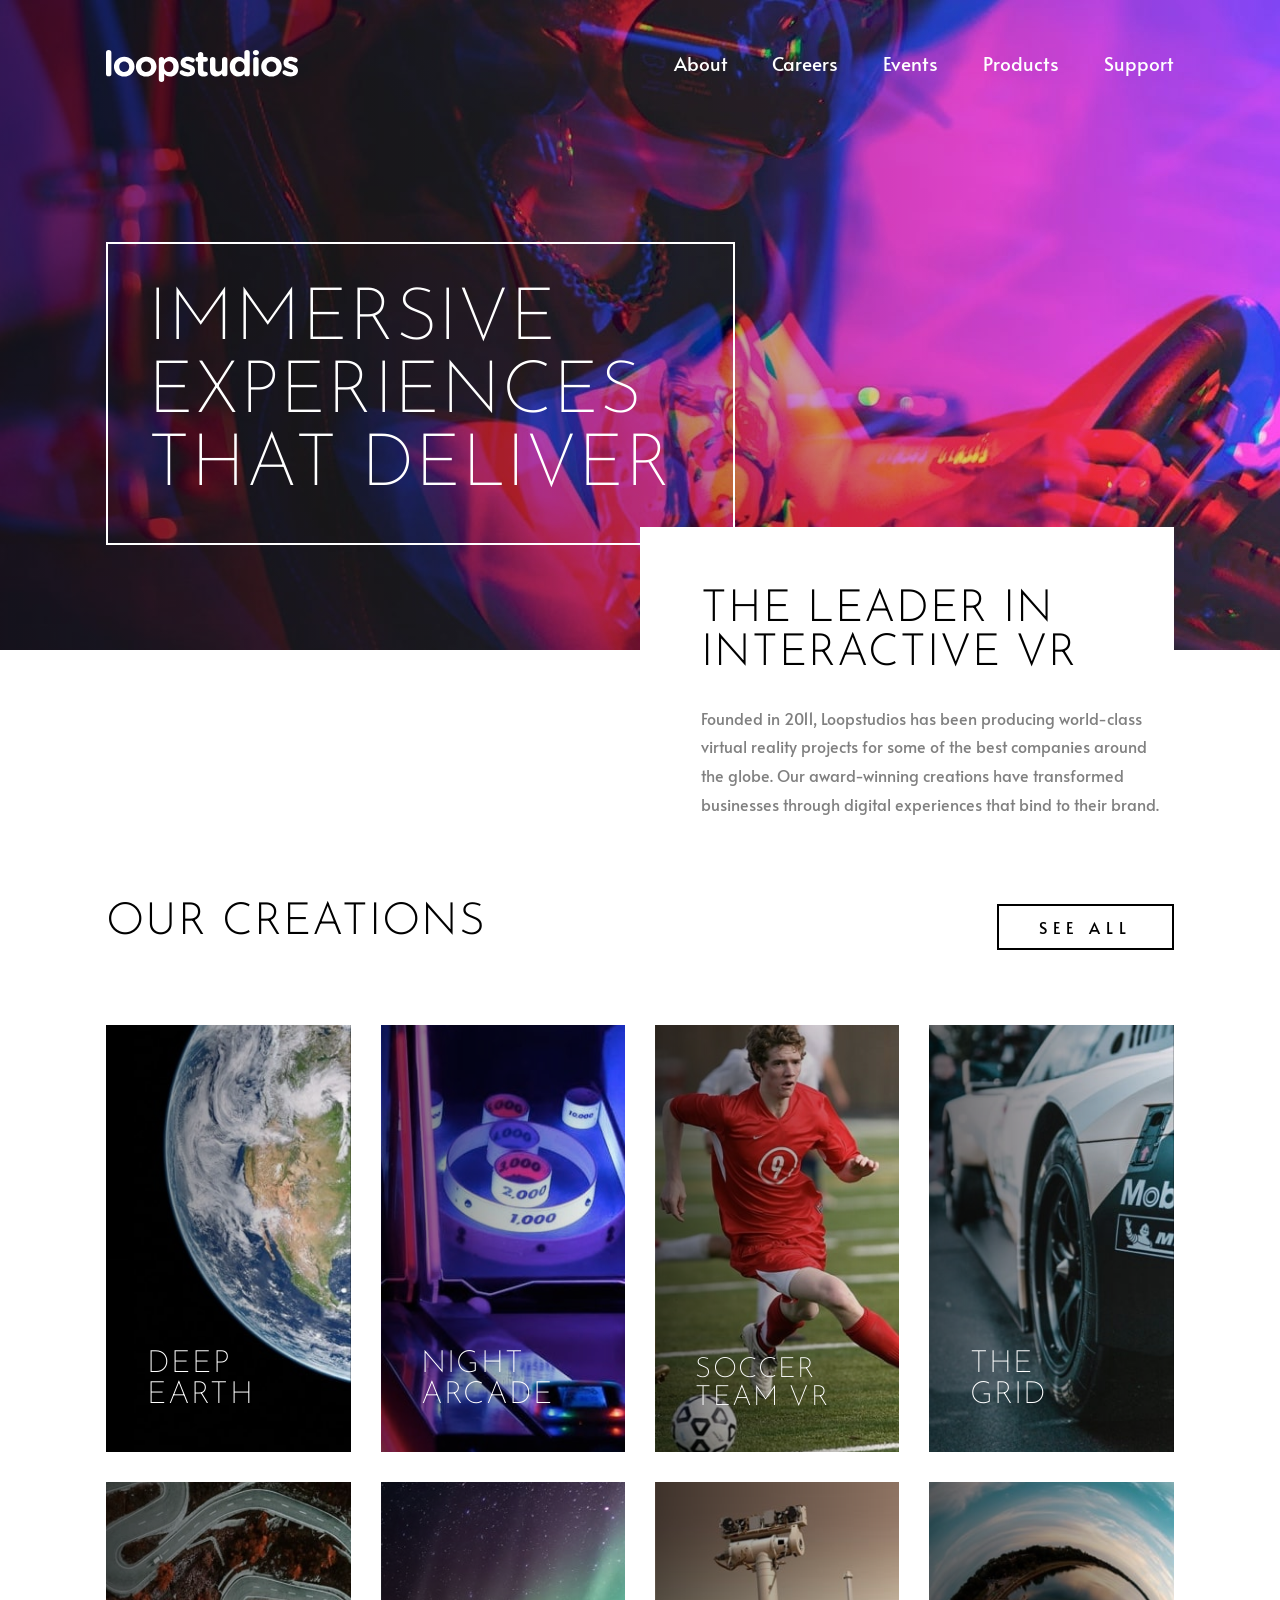
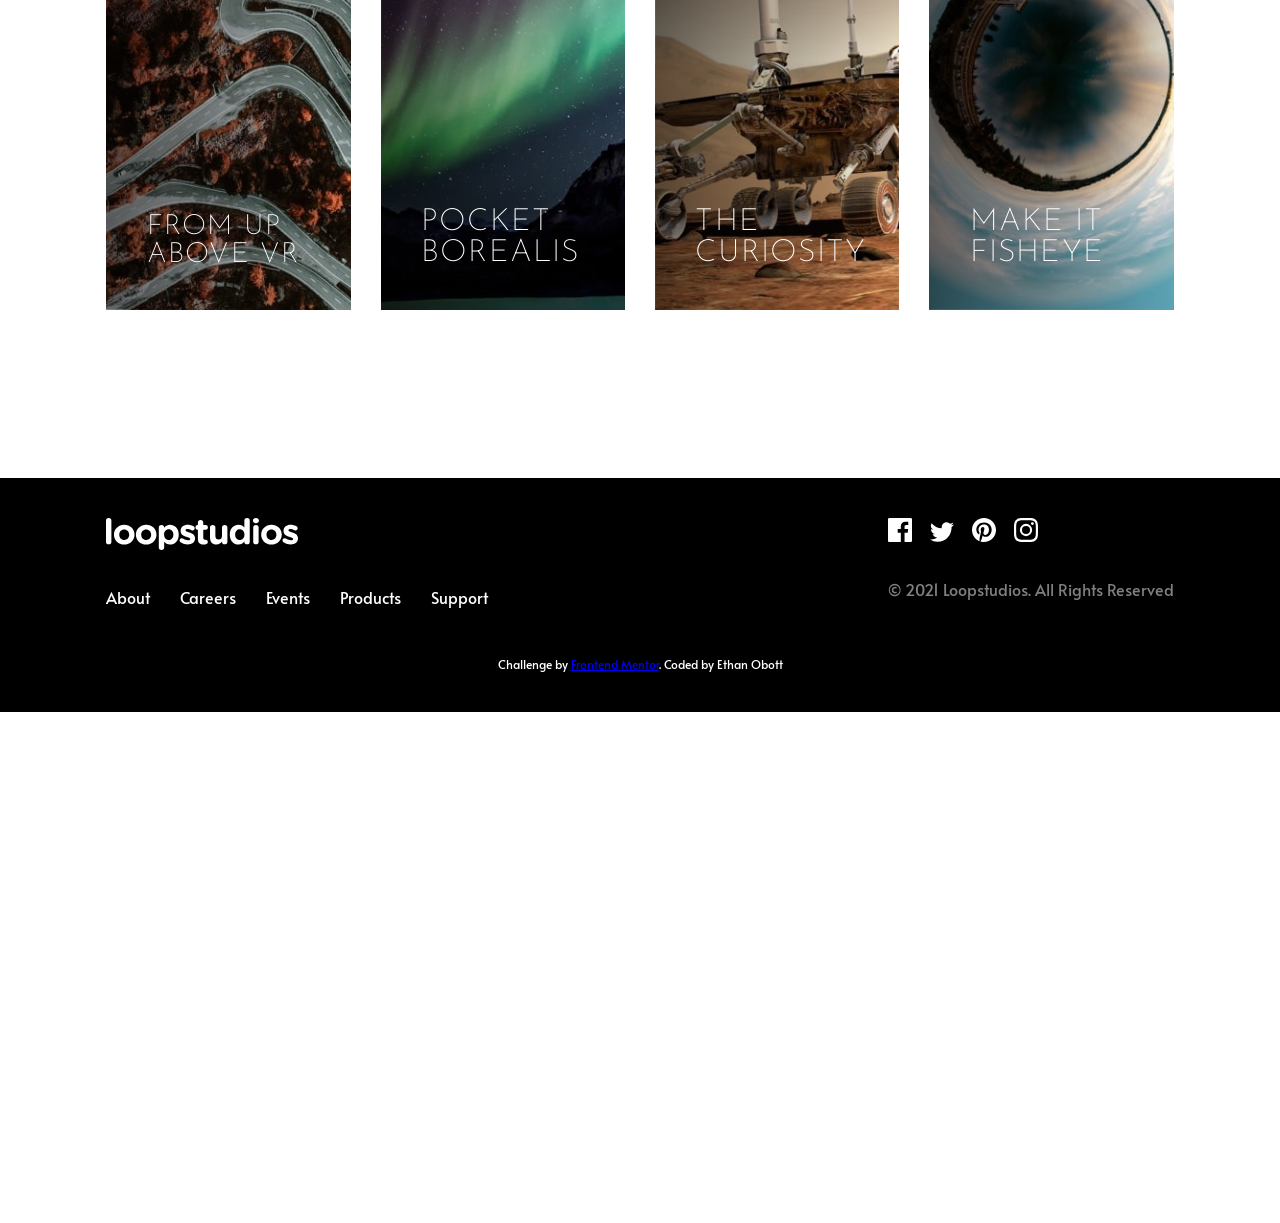
<file: index.html>
<!DOCTYPE html>
<html lang="en">
    <head>
        <meta charset="UTF-8" />
        <meta name="viewport" content="width=device-width, initial-scale=1.0" />
        <!-- displays site properly based on user's device -->
        <link
            rel="icon"
            type="image/png"
            sizes="32x32"
            href="./images/favicon-32x32.png"
        />
        <title>Frontend Mentor | Loopstudios landing page</title>
        <link rel="stylesheet" href="styles.css" />
        <link
            rel="shortcut icon"
            href="./images/favicon-32x32.png"
            type="image/x-icon"
        />
        <!-- font link 1 -->
        <link
            href="https://fonts.googleapis.com/css2?family=Alata&display=swap"
            rel="stylesheet"
        />

        <!-- font link 2 -->
        <link rel="preconnect" href="https://fonts.googleapis.com" />
        <link rel="preconnect" href="https://fonts.gstatic.com" crossorigin />
        <link
            href="https://fonts.googleapis.com/css2?family=Alata&family=Josefin+Sans:ital,wght@0,100..700;1,100..700&display=swap"
            rel="stylesheet"
        />

        <script defer src="./index.js"></script>
    </head>
    <body>
        <header>
            <!-- logo, hamburger and nav-->
            <div id="logo-and-nav-cont">
                <!-- "loopstudios" logo -->
                <svg
                    class="loopstudios-logo"
                    width="192"
                    height="32"
                    xmlns="http://www.w3.org/2000/svg"
                >
                    <path
                        d="M2.694 26.324a2.694 2.694 0 002.695-2.697V2.697a2.694 2.694 0 10-5.389 0v20.93a2.694 2.694 0 002.694 2.697zm15.506.213c5.92 0 10.317-4.435 10.317-9.898v-.071c0-5.464-4.36-9.827-10.246-9.827-5.92 0-10.317 4.434-10.317 9.898v.07c0 5.464 4.361 9.828 10.246 9.828zm.071-4.648c-2.978 0-4.999-2.448-4.999-5.25v-.071c0-2.803 1.844-5.18 4.928-5.18 2.978 0 5 2.448 5 5.25v.072c0 2.802-1.844 5.18-4.929 5.18zm21.887 4.648c5.921 0 10.317-4.435 10.317-9.898v-.071c0-5.464-4.36-9.827-10.246-9.827-5.92 0-10.317 4.434-10.317 9.898v.07c0 5.464 4.361 9.828 10.246 9.828zm.071-4.648c-2.978 0-4.999-2.448-4.999-5.25v-.071c0-2.803 1.844-5.18 4.928-5.18 2.979 0 5 2.448 5 5.25v.072c0 2.802-1.844 5.18-4.929 5.18zM55.487 32a2.694 2.694 0 002.694-2.696v-5.677c1.277 1.526 3.05 2.839 5.921 2.839 4.503 0 8.65-3.477 8.65-9.827v-.071c0-6.35-4.218-9.827-8.65-9.827-2.8 0-4.609 1.312-5.92 3.086V9.58a2.694 2.694 0 10-5.39 0v19.725A2.694 2.694 0 0055.488 32zm7.232-10.11c-2.517 0-4.608-2.094-4.608-5.251v-.071c0-3.158 2.091-5.25 4.608-5.25 2.518 0 4.645 2.092 4.645 5.25v.07c0 3.193-2.127 5.251-4.645 5.251zm19.087 4.576c4.113 0 7.268-1.916 7.268-6.138v-.07c0-3.478-3.084-4.755-5.743-5.642-2.057-.71-3.865-1.206-3.865-2.27v-.071c0-.745.674-1.313 1.985-1.313 1.135 0 2.589.462 4.113 1.207.355.177.603.248.993.248 1.205 0 2.162-.923 2.162-2.129 0-.922-.496-1.632-1.276-2.022-1.843-.922-3.9-1.454-5.885-1.454-3.83 0-6.949 2.164-6.949 6.03v.072c0 3.69 3.014 4.93 5.673 5.711 2.091.639 3.935 1.03 3.935 2.2v.07c0 .852-.71 1.42-2.27 1.42-1.524 0-3.332-.568-5.14-1.703a2.066 2.066 0 00-1.064-.284c-1.205 0-2.127.923-2.127 2.129 0 .851.461 1.49 1.028 1.845 2.305 1.49 4.822 2.164 7.162 2.164zm15.612-.036c1.17 0 2.092-.142 3.085-.532a2.194 2.194 0 001.382-2.022 2.248 2.248 0 00-2.233-2.235c-.107 0-.461.035-.638.035-1.206 0-1.738-.603-1.738-1.845v-8.124h2.376a2.3 2.3 0 002.304-2.306 2.3 2.3 0 00-2.304-2.306h-2.376V4.718a2.694 2.694 0 10-5.389 0v2.377h-.177a2.3 2.3 0 00-2.304 2.306 2.3 2.3 0 002.304 2.306h.177v9.011c0 4.4 2.234 5.712 5.531 5.712zm13.024.036c2.73 0 4.325-1.455 5.566-3.051v.212a2.694 2.694 0 105.39 0V9.58a2.694 2.694 0 10-5.39 0v8.124c0 2.554-1.311 3.867-3.368 3.867-2.056 0-3.261-1.313-3.261-3.867V9.579a2.694 2.694 0 10-5.39 0v9.827c0 4.363 2.376 7.06 6.453 7.06zm21.994 0c2.8 0 4.609-1.313 5.92-3.087v.248a2.694 2.694 0 105.39 0V2.697a2.694 2.694 0 10-5.39 0v6.882c-1.276-1.526-3.048-2.838-5.92-2.838-4.503 0-8.65 3.476-8.65 9.827v.07c0 6.35 4.218 9.828 8.65 9.828zm1.383-4.577c-2.518 0-4.645-2.093-4.645-5.25v-.071c0-3.193 2.127-5.25 4.645-5.25 2.517 0 4.608 2.092 4.608 5.25v.07c0 3.158-2.091 5.251-4.608 5.251zm16.108-16.71c1.702 0 3.014-.993 3.014-2.554v-.07c0-1.562-1.312-2.52-3.014-2.52-1.702 0-3.013.958-3.013 2.52v.07c0 1.561 1.311 2.555 3.013 2.555zm0 21.145a2.694 2.694 0 002.694-2.697V9.58a2.694 2.694 0 10-5.388 0v14.048a2.694 2.694 0 002.694 2.697zm15.506.213c5.92 0 10.317-4.435 10.317-9.898v-.071c0-5.464-4.361-9.827-10.246-9.827-5.921 0-10.317 4.434-10.317 9.898v.07c0 5.464 4.36 9.828 10.246 9.828zm.07-4.648c-2.977 0-4.998-2.448-4.998-5.25v-.071c0-2.803 1.843-5.18 4.928-5.18 2.978 0 4.999 2.448 4.999 5.25v.072c0 2.802-1.844 5.18-4.928 5.18zm19.23 4.577c4.112 0 7.267-1.916 7.267-6.138v-.07c0-3.478-3.084-4.755-5.743-5.642-2.057-.71-3.865-1.206-3.865-2.27v-.071c0-.745.674-1.313 1.986-1.313 1.134 0 2.588.462 4.112 1.207.355.177.603.248.993.248 1.205 0 2.162-.923 2.162-2.129 0-.922-.496-1.632-1.276-2.022-1.843-.922-3.9-1.454-5.885-1.454-3.83 0-6.949 2.164-6.949 6.03v.072c0 3.69 3.014 4.93 5.673 5.711 2.091.639 3.935 1.03 3.935 2.2v.07c0 .852-.71 1.42-2.27 1.42-1.524 0-3.332-.568-5.14-1.703a2.066 2.066 0 00-1.063-.284c-1.206 0-2.128.923-2.128 2.129 0 .851.461 1.49 1.028 1.845 2.305 1.49 4.822 2.164 7.162 2.164z"
                        fill="#FFF"
                        fill-rule="nonzero"
                    />
                </svg>

                <!-- hamburger icon -->
                <svg
                    id="hamburger-btn"
                    onclick="openMobileNav()"
                    width="24"
                    height="16"
                    xmlns="http://www.w3.org/2000/svg"
                    fill="white"
                >
                    <g>
                        <path d="M0 0h24v2H0zM0 7h24v2H0zM0 14h24v2H0z"></path>
                    </g>
                </svg>

                <!-- nav for both mobile and desktop. (nav is hidden by default)-->
                <nav class="display-none">
                    <!-- logo-and-close-btn -->
                    <div id="logo-and-close-btn">
                        <!-- "loopstudios" logo -->
                        <svg
                            class="logo"
                            width="192"
                            height="32"
                            xmlns="http://www.w3.org/2000/svg"
                        >
                            <path
                                d="M2.694 26.324a2.694 2.694 0 002.695-2.697V2.697a2.694 2.694 0 10-5.389 0v20.93a2.694 2.694 0 002.694 2.697zm15.506.213c5.92 0 10.317-4.435 10.317-9.898v-.071c0-5.464-4.36-9.827-10.246-9.827-5.92 0-10.317 4.434-10.317 9.898v.07c0 5.464 4.361 9.828 10.246 9.828zm.071-4.648c-2.978 0-4.999-2.448-4.999-5.25v-.071c0-2.803 1.844-5.18 4.928-5.18 2.978 0 5 2.448 5 5.25v.072c0 2.802-1.844 5.18-4.929 5.18zm21.887 4.648c5.921 0 10.317-4.435 10.317-9.898v-.071c0-5.464-4.36-9.827-10.246-9.827-5.92 0-10.317 4.434-10.317 9.898v.07c0 5.464 4.361 9.828 10.246 9.828zm.071-4.648c-2.978 0-4.999-2.448-4.999-5.25v-.071c0-2.803 1.844-5.18 4.928-5.18 2.979 0 5 2.448 5 5.25v.072c0 2.802-1.844 5.18-4.929 5.18zM55.487 32a2.694 2.694 0 002.694-2.696v-5.677c1.277 1.526 3.05 2.839 5.921 2.839 4.503 0 8.65-3.477 8.65-9.827v-.071c0-6.35-4.218-9.827-8.65-9.827-2.8 0-4.609 1.312-5.92 3.086V9.58a2.694 2.694 0 10-5.39 0v19.725A2.694 2.694 0 0055.488 32zm7.232-10.11c-2.517 0-4.608-2.094-4.608-5.251v-.071c0-3.158 2.091-5.25 4.608-5.25 2.518 0 4.645 2.092 4.645 5.25v.07c0 3.193-2.127 5.251-4.645 5.251zm19.087 4.576c4.113 0 7.268-1.916 7.268-6.138v-.07c0-3.478-3.084-4.755-5.743-5.642-2.057-.71-3.865-1.206-3.865-2.27v-.071c0-.745.674-1.313 1.985-1.313 1.135 0 2.589.462 4.113 1.207.355.177.603.248.993.248 1.205 0 2.162-.923 2.162-2.129 0-.922-.496-1.632-1.276-2.022-1.843-.922-3.9-1.454-5.885-1.454-3.83 0-6.949 2.164-6.949 6.03v.072c0 3.69 3.014 4.93 5.673 5.711 2.091.639 3.935 1.03 3.935 2.2v.07c0 .852-.71 1.42-2.27 1.42-1.524 0-3.332-.568-5.14-1.703a2.066 2.066 0 00-1.064-.284c-1.205 0-2.127.923-2.127 2.129 0 .851.461 1.49 1.028 1.845 2.305 1.49 4.822 2.164 7.162 2.164zm15.612-.036c1.17 0 2.092-.142 3.085-.532a2.194 2.194 0 001.382-2.022 2.248 2.248 0 00-2.233-2.235c-.107 0-.461.035-.638.035-1.206 0-1.738-.603-1.738-1.845v-8.124h2.376a2.3 2.3 0 002.304-2.306 2.3 2.3 0 00-2.304-2.306h-2.376V4.718a2.694 2.694 0 10-5.389 0v2.377h-.177a2.3 2.3 0 00-2.304 2.306 2.3 2.3 0 002.304 2.306h.177v9.011c0 4.4 2.234 5.712 5.531 5.712zm13.024.036c2.73 0 4.325-1.455 5.566-3.051v.212a2.694 2.694 0 105.39 0V9.58a2.694 2.694 0 10-5.39 0v8.124c0 2.554-1.311 3.867-3.368 3.867-2.056 0-3.261-1.313-3.261-3.867V9.579a2.694 2.694 0 10-5.39 0v9.827c0 4.363 2.376 7.06 6.453 7.06zm21.994 0c2.8 0 4.609-1.313 5.92-3.087v.248a2.694 2.694 0 105.39 0V2.697a2.694 2.694 0 10-5.39 0v6.882c-1.276-1.526-3.048-2.838-5.92-2.838-4.503 0-8.65 3.476-8.65 9.827v.07c0 6.35 4.218 9.828 8.65 9.828zm1.383-4.577c-2.518 0-4.645-2.093-4.645-5.25v-.071c0-3.193 2.127-5.25 4.645-5.25 2.517 0 4.608 2.092 4.608 5.25v.07c0 3.158-2.091 5.251-4.608 5.251zm16.108-16.71c1.702 0 3.014-.993 3.014-2.554v-.07c0-1.562-1.312-2.52-3.014-2.52-1.702 0-3.013.958-3.013 2.52v.07c0 1.561 1.311 2.555 3.013 2.555zm0 21.145a2.694 2.694 0 002.694-2.697V9.58a2.694 2.694 0 10-5.388 0v14.048a2.694 2.694 0 002.694 2.697zm15.506.213c5.92 0 10.317-4.435 10.317-9.898v-.071c0-5.464-4.361-9.827-10.246-9.827-5.921 0-10.317 4.434-10.317 9.898v.07c0 5.464 4.36 9.828 10.246 9.828zm.07-4.648c-2.977 0-4.998-2.448-4.998-5.25v-.071c0-2.803 1.843-5.18 4.928-5.18 2.978 0 4.999 2.448 4.999 5.25v.072c0 2.802-1.844 5.18-4.928 5.18zm19.23 4.577c4.112 0 7.267-1.916 7.267-6.138v-.07c0-3.478-3.084-4.755-5.743-5.642-2.057-.71-3.865-1.206-3.865-2.27v-.071c0-.745.674-1.313 1.986-1.313 1.134 0 2.588.462 4.112 1.207.355.177.603.248.993.248 1.205 0 2.162-.923 2.162-2.129 0-.922-.496-1.632-1.276-2.022-1.843-.922-3.9-1.454-5.885-1.454-3.83 0-6.949 2.164-6.949 6.03v.072c0 3.69 3.014 4.93 5.673 5.711 2.091.639 3.935 1.03 3.935 2.2v.07c0 .852-.71 1.42-2.27 1.42-1.524 0-3.332-.568-5.14-1.703a2.066 2.066 0 00-1.063-.284c-1.206 0-2.128.923-2.128 2.129 0 .851.461 1.49 1.028 1.845 2.305 1.49 4.822 2.164 7.162 2.164z"
                                fill="#FFF"
                                fill-rule="nonzero"
                            />
                        </svg>

                        <!-- close icon (hidden on desktop)-->
                        <svg
                            id="close-nav-btn"
                            onclick="closeMobileNav()"
                            width="20"
                            height="20"
                            xmlns="http://www.w3.org/2000/svg"
                        >
                            <path
                                d="M17.778.808l1.414 1.414L11.414 10l7.778 7.778-1.414 1.414L10 11.414l-7.778 7.778-1.414-1.414L8.586 10 .808 2.222 2.222.808 10 8.586 17.778.808z"
                                fill="#FFF"
                                fill-rule="evenodd"
                            />
                        </svg>
                    </div>

                    <!-- links -->
                    <div id="nav-links-cont">
                        <!-- link 1 -->
                        <a href="#">About</a>

                        <!-- link 2 -->
                        <a href="#">Careers</a>

                        <!-- link 3 -->
                        <a href="#">Events</a>

                        <!-- link 4 -->
                        <a href="#">Products</a>

                        <!-- link 5 -->
                        <a href="#">Support</a>
                    </div>
                </nav>
            </div>

            <!-- heading cont -->
            <div id="h1-cont">
                <h1>immersive experiences that deliver</h1>
            </div>
        </header>

        <main>
            <!-- !intro section -->
            <section id="about-section">
                <!-- responsive image -->
                <picture>
                    <source
                        media="(min-width:992px)"
                        srcset="./images/desktop/image-interactive.jpg"
                    />
                    <img
                        id="about-img"
                        src="./images/mobile/image-interactive.jpg"
                        alt="Guy with a virtual reality headset on"
                        width="654"
                    />
                </picture>

                <div id="heading-and-par-cont">
                    <h2 id="about-us-heading">the leader in interactive vr</h2>

                    <!-- par -->
                    <p id="about-par">
                        Founded in 2011, Loopstudios has been producing
                        world-class virtual reality projects for some of the
                        best companies around the globe. Our award-winning
                        creations have transformed businesses through digital
                        experiences that bind to their brand.
                    </p>
                </div>
            </section>

            <!-- !"our creations" section -->

            <section id="creations-section">
                <!-- heading -->
                <div id="h2-cont-and-btn">
                    <h2>our creations</h2>
                    <a id="see-all-btn-desktop" class="see-all-btn" href="#"
                        >see all</a
                    >
                </div>

                <!-- images container (images supplied with css) -->
                <div id="our-creations-cont">
                    <!-- image 1 -->
                    <div class="creations-img-cont">
                        <p class="creations-text">deep earth</p>
                    </div>

                    <!-- image 2 -->
                    <div class="creations-img-cont">
                        <p class="creations-text">night arcade</p>
                    </div>

                    <!-- image 3 -->
                    <div class="creations-img-cont">
                        <p class="creations-text longer-text">soccer team vr</p>
                    </div>

                    <!-- image 4 -->
                    <div class="creations-img-cont">
                        <p class="creations-text">the grid</p>
                    </div>

                    <!-- image 5 -->
                    <div class="creations-img-cont">
                        <p class="creations-text longer-text">
                            from up above vr
                        </p>
                    </div>

                    <!-- image 6 -->
                    <div class="creations-img-cont">
                        <p class="creations-text">pocket borealis</p>
                    </div>

                    <!-- image 7 -->
                    <div class="creations-img-cont">
                        <p class="creations-text">the curiosity</p>
                    </div>

                    <!-- image 8 -->
                    <div class="creations-img-cont">
                        <p class="creations-text">make it fisheye</p>
                    </div>
                </div>

                <!-- button -->
                <a id="see-all-btn-mobile" class="see-all-btn" href="#"
                    >see all</a
                >
            </section>
        </main>

        <footer>
            <section id="footer-content-cont">
                <!-- links and logo -->
                <div id="logo-and-page-links-cont">
                    <!-- "loopstudios" logo -->
                    <svg
                        class="loopstudios-logo"
                        width="192"
                        height="32"
                        xmlns="http://www.w3.org/2000/svg"
                    >
                        <path
                            d="M2.694 26.324a2.694 2.694 0 002.695-2.697V2.697a2.694 2.694 0 10-5.389 0v20.93a2.694 2.694 0 002.694 2.697zm15.506.213c5.92 0 10.317-4.435 10.317-9.898v-.071c0-5.464-4.36-9.827-10.246-9.827-5.92 0-10.317 4.434-10.317 9.898v.07c0 5.464 4.361 9.828 10.246 9.828zm.071-4.648c-2.978 0-4.999-2.448-4.999-5.25v-.071c0-2.803 1.844-5.18 4.928-5.18 2.978 0 5 2.448 5 5.25v.072c0 2.802-1.844 5.18-4.929 5.18zm21.887 4.648c5.921 0 10.317-4.435 10.317-9.898v-.071c0-5.464-4.36-9.827-10.246-9.827-5.92 0-10.317 4.434-10.317 9.898v.07c0 5.464 4.361 9.828 10.246 9.828zm.071-4.648c-2.978 0-4.999-2.448-4.999-5.25v-.071c0-2.803 1.844-5.18 4.928-5.18 2.979 0 5 2.448 5 5.25v.072c0 2.802-1.844 5.18-4.929 5.18zM55.487 32a2.694 2.694 0 002.694-2.696v-5.677c1.277 1.526 3.05 2.839 5.921 2.839 4.503 0 8.65-3.477 8.65-9.827v-.071c0-6.35-4.218-9.827-8.65-9.827-2.8 0-4.609 1.312-5.92 3.086V9.58a2.694 2.694 0 10-5.39 0v19.725A2.694 2.694 0 0055.488 32zm7.232-10.11c-2.517 0-4.608-2.094-4.608-5.251v-.071c0-3.158 2.091-5.25 4.608-5.25 2.518 0 4.645 2.092 4.645 5.25v.07c0 3.193-2.127 5.251-4.645 5.251zm19.087 4.576c4.113 0 7.268-1.916 7.268-6.138v-.07c0-3.478-3.084-4.755-5.743-5.642-2.057-.71-3.865-1.206-3.865-2.27v-.071c0-.745.674-1.313 1.985-1.313 1.135 0 2.589.462 4.113 1.207.355.177.603.248.993.248 1.205 0 2.162-.923 2.162-2.129 0-.922-.496-1.632-1.276-2.022-1.843-.922-3.9-1.454-5.885-1.454-3.83 0-6.949 2.164-6.949 6.03v.072c0 3.69 3.014 4.93 5.673 5.711 2.091.639 3.935 1.03 3.935 2.2v.07c0 .852-.71 1.42-2.27 1.42-1.524 0-3.332-.568-5.14-1.703a2.066 2.066 0 00-1.064-.284c-1.205 0-2.127.923-2.127 2.129 0 .851.461 1.49 1.028 1.845 2.305 1.49 4.822 2.164 7.162 2.164zm15.612-.036c1.17 0 2.092-.142 3.085-.532a2.194 2.194 0 001.382-2.022 2.248 2.248 0 00-2.233-2.235c-.107 0-.461.035-.638.035-1.206 0-1.738-.603-1.738-1.845v-8.124h2.376a2.3 2.3 0 002.304-2.306 2.3 2.3 0 00-2.304-2.306h-2.376V4.718a2.694 2.694 0 10-5.389 0v2.377h-.177a2.3 2.3 0 00-2.304 2.306 2.3 2.3 0 002.304 2.306h.177v9.011c0 4.4 2.234 5.712 5.531 5.712zm13.024.036c2.73 0 4.325-1.455 5.566-3.051v.212a2.694 2.694 0 105.39 0V9.58a2.694 2.694 0 10-5.39 0v8.124c0 2.554-1.311 3.867-3.368 3.867-2.056 0-3.261-1.313-3.261-3.867V9.579a2.694 2.694 0 10-5.39 0v9.827c0 4.363 2.376 7.06 6.453 7.06zm21.994 0c2.8 0 4.609-1.313 5.92-3.087v.248a2.694 2.694 0 105.39 0V2.697a2.694 2.694 0 10-5.39 0v6.882c-1.276-1.526-3.048-2.838-5.92-2.838-4.503 0-8.65 3.476-8.65 9.827v.07c0 6.35 4.218 9.828 8.65 9.828zm1.383-4.577c-2.518 0-4.645-2.093-4.645-5.25v-.071c0-3.193 2.127-5.25 4.645-5.25 2.517 0 4.608 2.092 4.608 5.25v.07c0 3.158-2.091 5.251-4.608 5.251zm16.108-16.71c1.702 0 3.014-.993 3.014-2.554v-.07c0-1.562-1.312-2.52-3.014-2.52-1.702 0-3.013.958-3.013 2.52v.07c0 1.561 1.311 2.555 3.013 2.555zm0 21.145a2.694 2.694 0 002.694-2.697V9.58a2.694 2.694 0 10-5.388 0v14.048a2.694 2.694 0 002.694 2.697zm15.506.213c5.92 0 10.317-4.435 10.317-9.898v-.071c0-5.464-4.361-9.827-10.246-9.827-5.921 0-10.317 4.434-10.317 9.898v.07c0 5.464 4.36 9.828 10.246 9.828zm.07-4.648c-2.977 0-4.998-2.448-4.998-5.25v-.071c0-2.803 1.843-5.18 4.928-5.18 2.978 0 4.999 2.448 4.999 5.25v.072c0 2.802-1.844 5.18-4.928 5.18zm19.23 4.577c4.112 0 7.267-1.916 7.267-6.138v-.07c0-3.478-3.084-4.755-5.743-5.642-2.057-.71-3.865-1.206-3.865-2.27v-.071c0-.745.674-1.313 1.986-1.313 1.134 0 2.588.462 4.112 1.207.355.177.603.248.993.248 1.205 0 2.162-.923 2.162-2.129 0-.922-.496-1.632-1.276-2.022-1.843-.922-3.9-1.454-5.885-1.454-3.83 0-6.949 2.164-6.949 6.03v.072c0 3.69 3.014 4.93 5.673 5.711 2.091.639 3.935 1.03 3.935 2.2v.07c0 .852-.71 1.42-2.27 1.42-1.524 0-3.332-.568-5.14-1.703a2.066 2.066 0 00-1.063-.284c-1.206 0-2.128.923-2.128 2.129 0 .851.461 1.49 1.028 1.845 2.305 1.49 4.822 2.164 7.162 2.164z"
                            fill="#FFF"
                            fill-rule="nonzero"
                        />
                    </svg>

                    <section id="page-links">
                        <!-- page links -->
                        <a href="#">About</a>
                        <a href="#">Careers</a>
                        <a href="#">Events</a>
                        <a href="#">Products</a>
                        <a href="#">Support</a>
                    </section>
                </div>

                <!-- socials & copyright -->
                <div id="socials-and-copyright-cont">
                    <section id="social-links-cont">
                        <!-- facebook -->
                        <a class="social-link" href="#">
                            <svg
                                width="24"
                                height="24"
                                xmlns="http://www.w3.org/2000/svg"
                            >
                                <path
                                    d="M22.675 0H1.325C.593 0 0 .593 0 1.325v21.351C0 23.407.593 24 1.325 24H12.82v-9.294H9.692v-3.622h3.128V8.413c0-3.1 1.893-4.788 4.659-4.788 1.325 0 2.463.099 2.795.143v3.24l-1.918.001c-1.504 0-1.795.715-1.795 1.763v2.313h3.587l-.467 3.622h-3.12V24h6.116c.73 0 1.323-.593 1.323-1.325V1.325C24 .593 23.407 0 22.675 0z"
                                    fill="#FFF"
                                    fill-rule="nonzero"
                                />
                            </svg>
                        </a>
                        <!-- twitter -->
                        <a class="social-link" href="#">
                            <svg
                                width="24"
                                height="20"
                                xmlns="http://www.w3.org/2000/svg"
                            >
                                <path
                                    d="M24 2.557a9.83 9.83 0 01-2.828.775A4.932 4.932 0 0023.337.608a9.864 9.864 0 01-3.127 1.195A4.916 4.916 0 0016.616.248c-3.179 0-5.515 2.966-4.797 6.045A13.978 13.978 0 011.671 1.149a4.93 4.93 0 001.523 6.574 4.903 4.903 0 01-2.229-.616c-.054 2.281 1.581 4.415 3.949 4.89a4.935 4.935 0 01-2.224.084 4.928 4.928 0 004.6 3.419A9.9 9.9 0 010 17.54a13.94 13.94 0 007.548 2.212c9.142 0 14.307-7.721 13.995-14.646A10.025 10.025 0 0024 2.557z"
                                    fill="#FFF"
                                    fill-rule="nonzero"
                                />
                            </svg>
                        </a>
                        <!-- pinterest -->
                        <a class="social-link" href="#">
                            <svg
                                width="24"
                                height="24"
                                xmlns="http://www.w3.org/2000/svg"
                            >
                                <path
                                    d="M12 0C5.373 0 0 5.372 0 12c0 5.084 3.163 9.426 7.627 11.174-.105-.949-.2-2.405.042-3.441.218-.937 1.407-5.965 1.407-5.965s-.359-.719-.359-1.782c0-1.668.967-2.914 2.171-2.914 1.023 0 1.518.769 1.518 1.69 0 1.029-.655 2.568-.994 3.995-.283 1.194.599 2.169 1.777 2.169 2.133 0 3.772-2.249 3.772-5.495 0-2.873-2.064-4.882-5.012-4.882-3.414 0-5.418 2.561-5.418 5.207 0 1.031.397 2.138.893 2.738a.36.36 0 01.083.345l-.333 1.36c-.053.22-.174.267-.402.161-1.499-.698-2.436-2.889-2.436-4.649 0-3.785 2.75-7.262 7.929-7.262 4.163 0 7.398 2.967 7.398 6.931 0 4.136-2.607 7.464-6.227 7.464-1.216 0-2.359-.631-2.75-1.378l-.748 2.853c-.271 1.043-1.002 2.35-1.492 3.146C9.57 23.812 10.763 24 12 24c6.627 0 12-5.373 12-12 0-6.628-5.373-12-12-12z"
                                    fill="#FFF"
                                    fill-rule="nonzero"
                                />
                            </svg>
                        </a>
                        <!-- instagram -->
                        <a class="social-link" href="#">
                            <svg
                                width="24"
                                height="24"
                                xmlns="http://www.w3.org/2000/svg"
                            >
                                <path
                                    d="M12 2.163c3.204 0 3.584.012 4.85.07 3.252.148 4.771 1.691 4.919 4.919.058 1.265.069 1.645.069 4.849 0 3.205-.012 3.584-.069 4.849-.149 3.225-1.664 4.771-4.919 4.919-1.266.058-1.644.07-4.85.07-3.204 0-3.584-.012-4.849-.07-3.26-.149-4.771-1.699-4.919-4.92-.058-1.265-.07-1.644-.07-4.849 0-3.204.013-3.583.07-4.849.149-3.227 1.664-4.771 4.919-4.919 1.266-.057 1.645-.069 4.849-.069zM12 0C8.741 0 8.333.014 7.053.072 2.695.272.273 2.69.073 7.052.014 8.333 0 8.741 0 12c0 3.259.014 3.668.072 4.948.2 4.358 2.618 6.78 6.98 6.98C8.333 23.986 8.741 24 12 24c3.259 0 3.668-.014 4.948-.072 4.354-.2 6.782-2.618 6.979-6.98.059-1.28.073-1.689.073-4.948 0-3.259-.014-3.667-.072-4.947-.196-4.354-2.617-6.78-6.979-6.98C15.668.014 15.259 0 12 0zm0 5.838a6.162 6.162 0 100 12.324 6.162 6.162 0 000-12.324zM12 16a4 4 0 110-8 4 4 0 010 8zm6.406-11.845a1.44 1.44 0 100 2.881 1.44 1.44 0 000-2.881z"
                                    fill="#FFF"
                                    fill-rule="nonzero"
                                />
                            </svg>
                        </a>
                    </section>

                    <!-- copyright -->
                    <p id="copyright">
                        &copy; 2021 Loopstudios. All Rights Reserved
                    </p>
                </div>
            </section>

            <!-- attribution -->
            <section id="attribution">
                <p id="attribution-par">
                    Challenge by
                    <a
                        href="https://www.frontendmentor.io?ref=challenge"
                        target="_blank"
                        >Frontend Mentor</a
                    >. Coded by Ethan Obott
                </p>
            </section>
        </footer>
    </body>
</html>
</file>
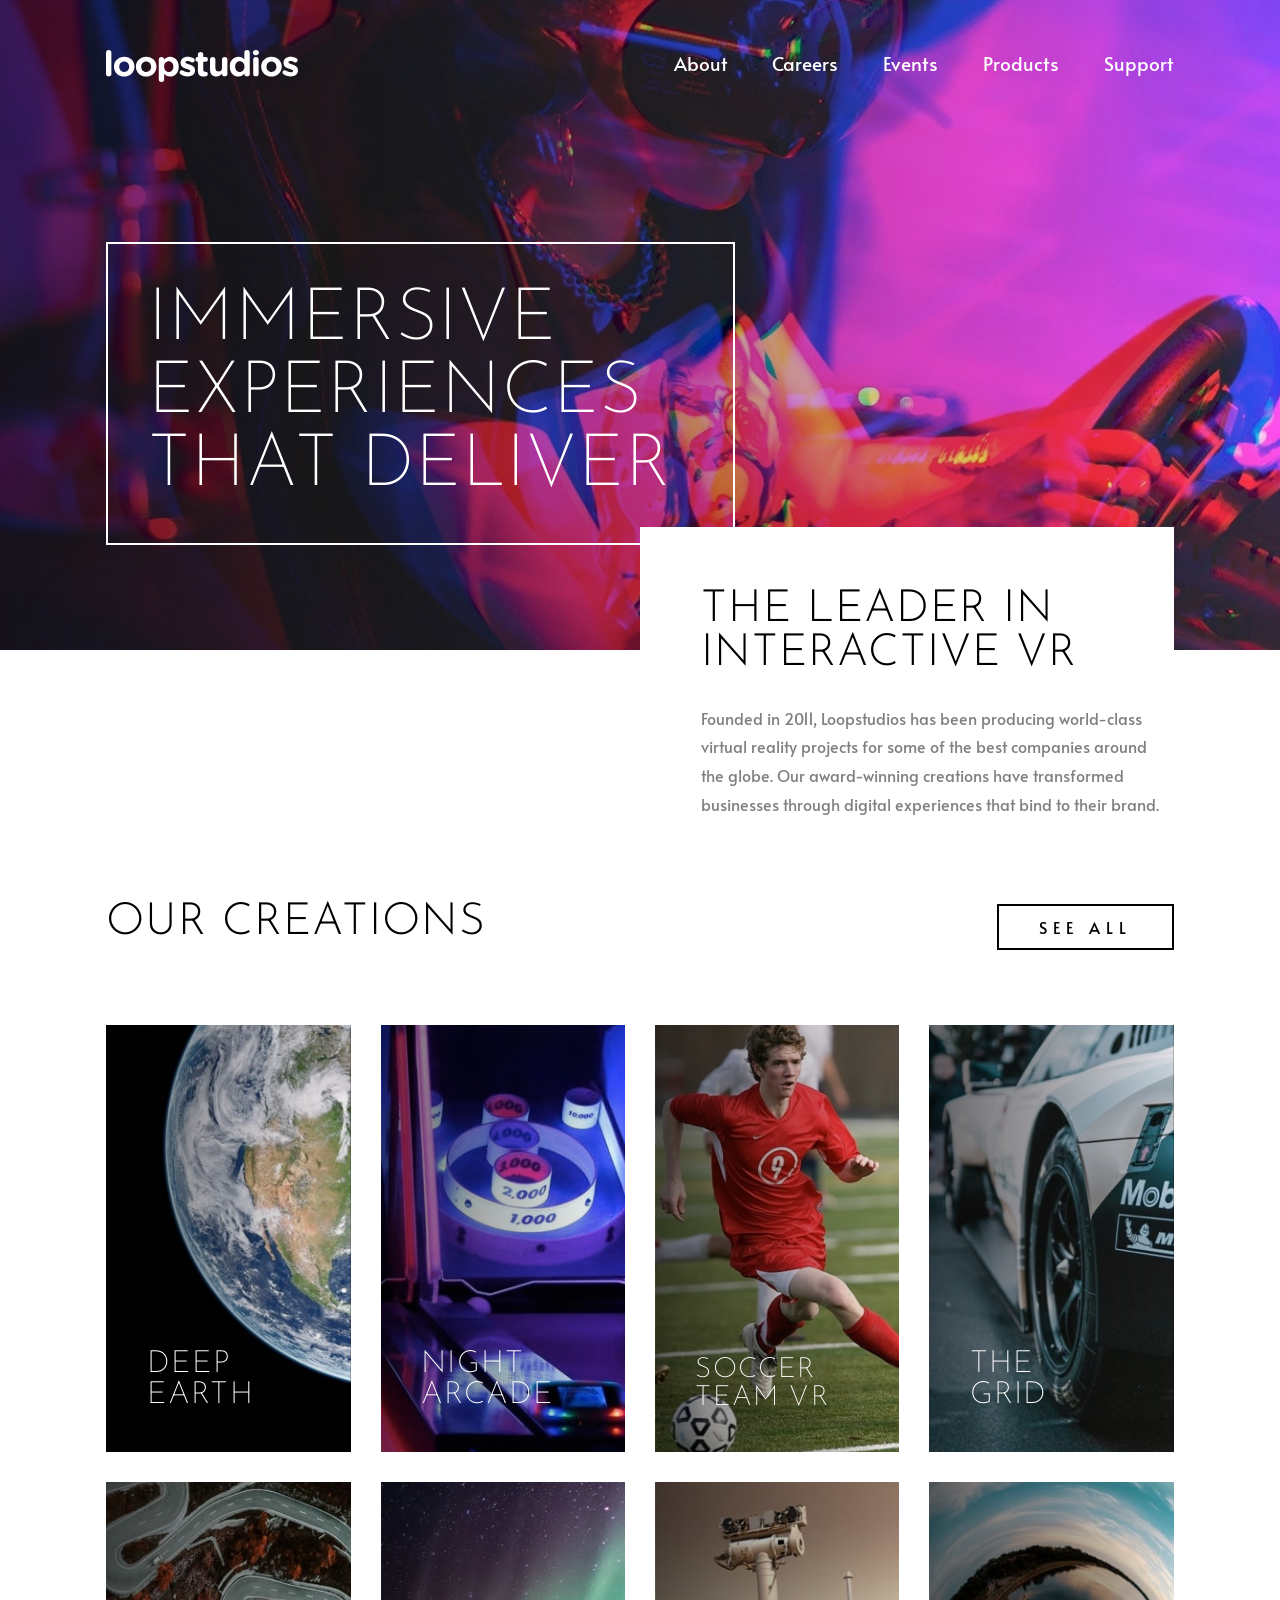
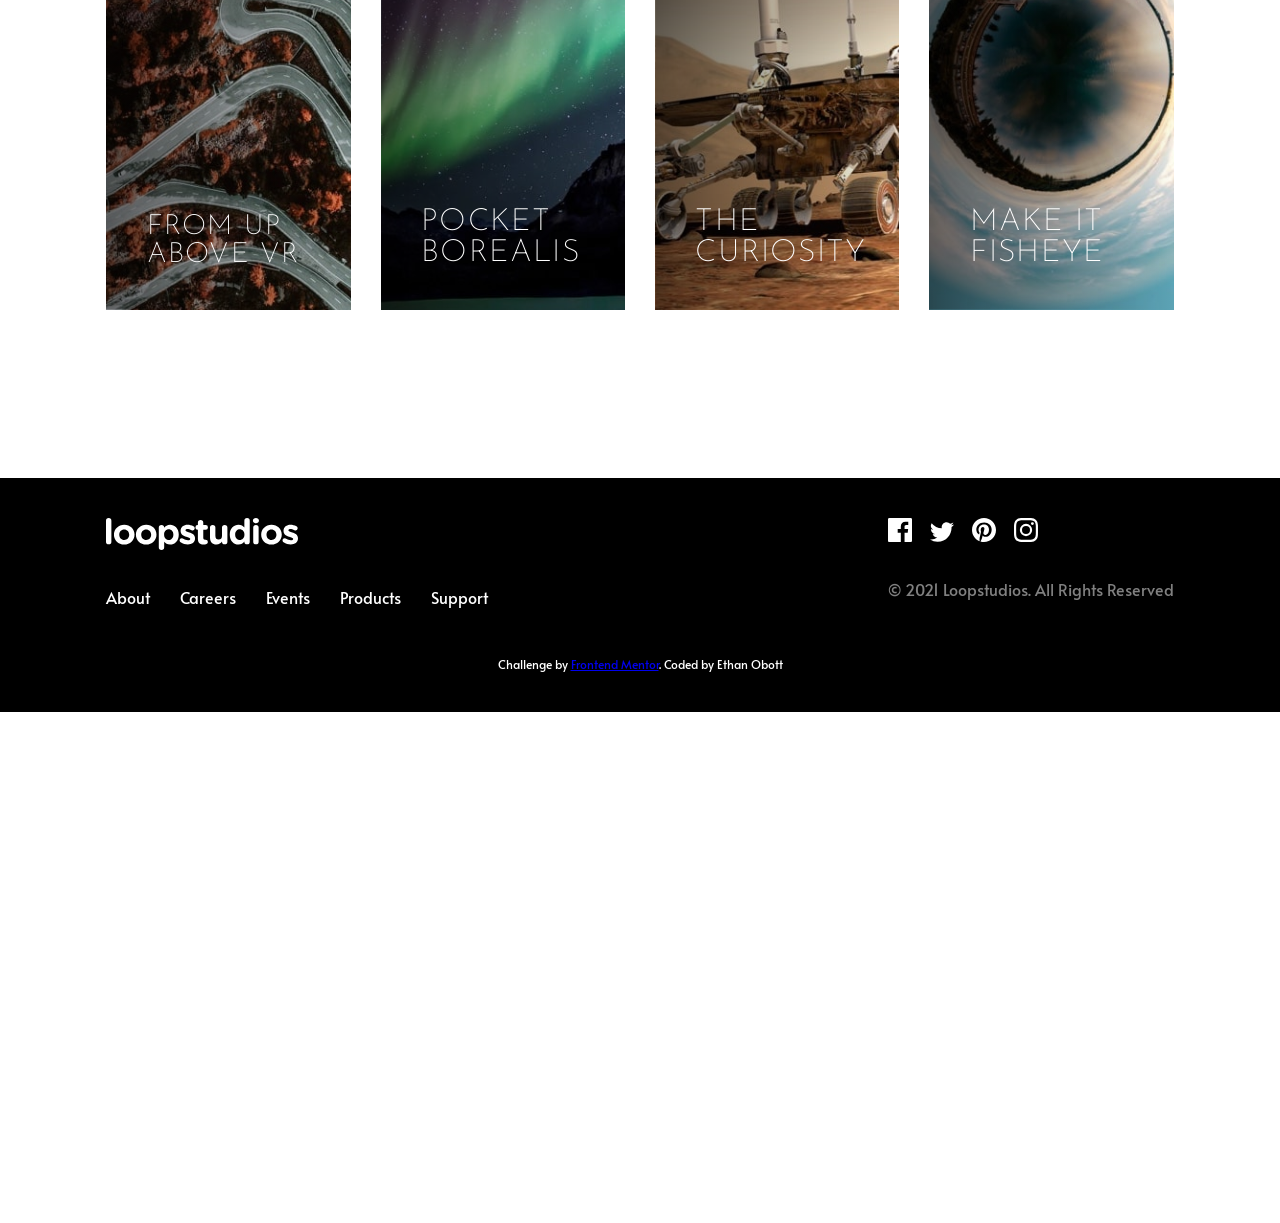
<file: code/index.html>
<!DOCTYPE html>
<html lang="en">
    <head>
        <meta charset="UTF-8" />
        <meta name="viewport" content="width=device-width, initial-scale=1.0" />
        <!-- displays site properly based on user's device -->
        <link
            rel="icon"
            type="image/png"
            sizes="32x32"
            href="./images/favicon-32x32.png"
        />
        <title>Frontend Mentor | Loopstudios landing page</title>
        <link rel="stylesheet" href="styles.css" />
        <link
            rel="shortcut icon"
            href="../images/favicon-32x32.png"
            type="image/x-icon"
        />
        <!-- font link 1 -->
        <link
            href="https://fonts.googleapis.com/css2?family=Alata&display=swap"
            rel="stylesheet"
        />

        <!-- font link 2 -->
        <link rel="preconnect" href="https://fonts.googleapis.com" />
        <link rel="preconnect" href="https://fonts.gstatic.com" crossorigin />
        <link
            href="https://fonts.googleapis.com/css2?family=Alata&family=Josefin+Sans:ital,wght@0,100..700;1,100..700&display=swap"
            rel="stylesheet"
        />

        <script defer src="./index.js"></script>
    </head>
    <body>
        <header>
            <!-- logo, hamburger and nav-->
            <div id="logo-and-nav-cont">
                <!-- "loopstudios" logo -->
                <svg
                    class="loopstudios-logo"
                    width="192"
                    height="32"
                    xmlns="http://www.w3.org/2000/svg"
                >
                    <path
                        d="M2.694 26.324a2.694 2.694 0 002.695-2.697V2.697a2.694 2.694 0 10-5.389 0v20.93a2.694 2.694 0 002.694 2.697zm15.506.213c5.92 0 10.317-4.435 10.317-9.898v-.071c0-5.464-4.36-9.827-10.246-9.827-5.92 0-10.317 4.434-10.317 9.898v.07c0 5.464 4.361 9.828 10.246 9.828zm.071-4.648c-2.978 0-4.999-2.448-4.999-5.25v-.071c0-2.803 1.844-5.18 4.928-5.18 2.978 0 5 2.448 5 5.25v.072c0 2.802-1.844 5.18-4.929 5.18zm21.887 4.648c5.921 0 10.317-4.435 10.317-9.898v-.071c0-5.464-4.36-9.827-10.246-9.827-5.92 0-10.317 4.434-10.317 9.898v.07c0 5.464 4.361 9.828 10.246 9.828zm.071-4.648c-2.978 0-4.999-2.448-4.999-5.25v-.071c0-2.803 1.844-5.18 4.928-5.18 2.979 0 5 2.448 5 5.25v.072c0 2.802-1.844 5.18-4.929 5.18zM55.487 32a2.694 2.694 0 002.694-2.696v-5.677c1.277 1.526 3.05 2.839 5.921 2.839 4.503 0 8.65-3.477 8.65-9.827v-.071c0-6.35-4.218-9.827-8.65-9.827-2.8 0-4.609 1.312-5.92 3.086V9.58a2.694 2.694 0 10-5.39 0v19.725A2.694 2.694 0 0055.488 32zm7.232-10.11c-2.517 0-4.608-2.094-4.608-5.251v-.071c0-3.158 2.091-5.25 4.608-5.25 2.518 0 4.645 2.092 4.645 5.25v.07c0 3.193-2.127 5.251-4.645 5.251zm19.087 4.576c4.113 0 7.268-1.916 7.268-6.138v-.07c0-3.478-3.084-4.755-5.743-5.642-2.057-.71-3.865-1.206-3.865-2.27v-.071c0-.745.674-1.313 1.985-1.313 1.135 0 2.589.462 4.113 1.207.355.177.603.248.993.248 1.205 0 2.162-.923 2.162-2.129 0-.922-.496-1.632-1.276-2.022-1.843-.922-3.9-1.454-5.885-1.454-3.83 0-6.949 2.164-6.949 6.03v.072c0 3.69 3.014 4.93 5.673 5.711 2.091.639 3.935 1.03 3.935 2.2v.07c0 .852-.71 1.42-2.27 1.42-1.524 0-3.332-.568-5.14-1.703a2.066 2.066 0 00-1.064-.284c-1.205 0-2.127.923-2.127 2.129 0 .851.461 1.49 1.028 1.845 2.305 1.49 4.822 2.164 7.162 2.164zm15.612-.036c1.17 0 2.092-.142 3.085-.532a2.194 2.194 0 001.382-2.022 2.248 2.248 0 00-2.233-2.235c-.107 0-.461.035-.638.035-1.206 0-1.738-.603-1.738-1.845v-8.124h2.376a2.3 2.3 0 002.304-2.306 2.3 2.3 0 00-2.304-2.306h-2.376V4.718a2.694 2.694 0 10-5.389 0v2.377h-.177a2.3 2.3 0 00-2.304 2.306 2.3 2.3 0 002.304 2.306h.177v9.011c0 4.4 2.234 5.712 5.531 5.712zm13.024.036c2.73 0 4.325-1.455 5.566-3.051v.212a2.694 2.694 0 105.39 0V9.58a2.694 2.694 0 10-5.39 0v8.124c0 2.554-1.311 3.867-3.368 3.867-2.056 0-3.261-1.313-3.261-3.867V9.579a2.694 2.694 0 10-5.39 0v9.827c0 4.363 2.376 7.06 6.453 7.06zm21.994 0c2.8 0 4.609-1.313 5.92-3.087v.248a2.694 2.694 0 105.39 0V2.697a2.694 2.694 0 10-5.39 0v6.882c-1.276-1.526-3.048-2.838-5.92-2.838-4.503 0-8.65 3.476-8.65 9.827v.07c0 6.35 4.218 9.828 8.65 9.828zm1.383-4.577c-2.518 0-4.645-2.093-4.645-5.25v-.071c0-3.193 2.127-5.25 4.645-5.25 2.517 0 4.608 2.092 4.608 5.25v.07c0 3.158-2.091 5.251-4.608 5.251zm16.108-16.71c1.702 0 3.014-.993 3.014-2.554v-.07c0-1.562-1.312-2.52-3.014-2.52-1.702 0-3.013.958-3.013 2.52v.07c0 1.561 1.311 2.555 3.013 2.555zm0 21.145a2.694 2.694 0 002.694-2.697V9.58a2.694 2.694 0 10-5.388 0v14.048a2.694 2.694 0 002.694 2.697zm15.506.213c5.92 0 10.317-4.435 10.317-9.898v-.071c0-5.464-4.361-9.827-10.246-9.827-5.921 0-10.317 4.434-10.317 9.898v.07c0 5.464 4.36 9.828 10.246 9.828zm.07-4.648c-2.977 0-4.998-2.448-4.998-5.25v-.071c0-2.803 1.843-5.18 4.928-5.18 2.978 0 4.999 2.448 4.999 5.25v.072c0 2.802-1.844 5.18-4.928 5.18zm19.23 4.577c4.112 0 7.267-1.916 7.267-6.138v-.07c0-3.478-3.084-4.755-5.743-5.642-2.057-.71-3.865-1.206-3.865-2.27v-.071c0-.745.674-1.313 1.986-1.313 1.134 0 2.588.462 4.112 1.207.355.177.603.248.993.248 1.205 0 2.162-.923 2.162-2.129 0-.922-.496-1.632-1.276-2.022-1.843-.922-3.9-1.454-5.885-1.454-3.83 0-6.949 2.164-6.949 6.03v.072c0 3.69 3.014 4.93 5.673 5.711 2.091.639 3.935 1.03 3.935 2.2v.07c0 .852-.71 1.42-2.27 1.42-1.524 0-3.332-.568-5.14-1.703a2.066 2.066 0 00-1.063-.284c-1.206 0-2.128.923-2.128 2.129 0 .851.461 1.49 1.028 1.845 2.305 1.49 4.822 2.164 7.162 2.164z"
                        fill="#FFF"
                        fill-rule="nonzero"
                    />
                </svg>

                <!-- hamburger icon -->
                <svg
                    id="hamburger-btn"
                    onclick="openMobileNav()"
                    width="24"
                    height="16"
                    xmlns="http://www.w3.org/2000/svg"
                    fill="white"
                >
                    <g>
                        <path d="M0 0h24v2H0zM0 7h24v2H0zM0 14h24v2H0z"></path>
                    </g>
                </svg>

                <!-- nav for both mobile and desktop. (nav is hidden by default)-->
                <nav class="display-none">
                    <!-- logo-and-close-btn -->
                    <div id="logo-and-close-btn">
                        <!-- "loopstudios" logo -->
                        <svg
                            class="logo"
                            width="192"
                            height="32"
                            xmlns="http://www.w3.org/2000/svg"
                        >
                            <path
                                d="M2.694 26.324a2.694 2.694 0 002.695-2.697V2.697a2.694 2.694 0 10-5.389 0v20.93a2.694 2.694 0 002.694 2.697zm15.506.213c5.92 0 10.317-4.435 10.317-9.898v-.071c0-5.464-4.36-9.827-10.246-9.827-5.92 0-10.317 4.434-10.317 9.898v.07c0 5.464 4.361 9.828 10.246 9.828zm.071-4.648c-2.978 0-4.999-2.448-4.999-5.25v-.071c0-2.803 1.844-5.18 4.928-5.18 2.978 0 5 2.448 5 5.25v.072c0 2.802-1.844 5.18-4.929 5.18zm21.887 4.648c5.921 0 10.317-4.435 10.317-9.898v-.071c0-5.464-4.36-9.827-10.246-9.827-5.92 0-10.317 4.434-10.317 9.898v.07c0 5.464 4.361 9.828 10.246 9.828zm.071-4.648c-2.978 0-4.999-2.448-4.999-5.25v-.071c0-2.803 1.844-5.18 4.928-5.18 2.979 0 5 2.448 5 5.25v.072c0 2.802-1.844 5.18-4.929 5.18zM55.487 32a2.694 2.694 0 002.694-2.696v-5.677c1.277 1.526 3.05 2.839 5.921 2.839 4.503 0 8.65-3.477 8.65-9.827v-.071c0-6.35-4.218-9.827-8.65-9.827-2.8 0-4.609 1.312-5.92 3.086V9.58a2.694 2.694 0 10-5.39 0v19.725A2.694 2.694 0 0055.488 32zm7.232-10.11c-2.517 0-4.608-2.094-4.608-5.251v-.071c0-3.158 2.091-5.25 4.608-5.25 2.518 0 4.645 2.092 4.645 5.25v.07c0 3.193-2.127 5.251-4.645 5.251zm19.087 4.576c4.113 0 7.268-1.916 7.268-6.138v-.07c0-3.478-3.084-4.755-5.743-5.642-2.057-.71-3.865-1.206-3.865-2.27v-.071c0-.745.674-1.313 1.985-1.313 1.135 0 2.589.462 4.113 1.207.355.177.603.248.993.248 1.205 0 2.162-.923 2.162-2.129 0-.922-.496-1.632-1.276-2.022-1.843-.922-3.9-1.454-5.885-1.454-3.83 0-6.949 2.164-6.949 6.03v.072c0 3.69 3.014 4.93 5.673 5.711 2.091.639 3.935 1.03 3.935 2.2v.07c0 .852-.71 1.42-2.27 1.42-1.524 0-3.332-.568-5.14-1.703a2.066 2.066 0 00-1.064-.284c-1.205 0-2.127.923-2.127 2.129 0 .851.461 1.49 1.028 1.845 2.305 1.49 4.822 2.164 7.162 2.164zm15.612-.036c1.17 0 2.092-.142 3.085-.532a2.194 2.194 0 001.382-2.022 2.248 2.248 0 00-2.233-2.235c-.107 0-.461.035-.638.035-1.206 0-1.738-.603-1.738-1.845v-8.124h2.376a2.3 2.3 0 002.304-2.306 2.3 2.3 0 00-2.304-2.306h-2.376V4.718a2.694 2.694 0 10-5.389 0v2.377h-.177a2.3 2.3 0 00-2.304 2.306 2.3 2.3 0 002.304 2.306h.177v9.011c0 4.4 2.234 5.712 5.531 5.712zm13.024.036c2.73 0 4.325-1.455 5.566-3.051v.212a2.694 2.694 0 105.39 0V9.58a2.694 2.694 0 10-5.39 0v8.124c0 2.554-1.311 3.867-3.368 3.867-2.056 0-3.261-1.313-3.261-3.867V9.579a2.694 2.694 0 10-5.39 0v9.827c0 4.363 2.376 7.06 6.453 7.06zm21.994 0c2.8 0 4.609-1.313 5.92-3.087v.248a2.694 2.694 0 105.39 0V2.697a2.694 2.694 0 10-5.39 0v6.882c-1.276-1.526-3.048-2.838-5.92-2.838-4.503 0-8.65 3.476-8.65 9.827v.07c0 6.35 4.218 9.828 8.65 9.828zm1.383-4.577c-2.518 0-4.645-2.093-4.645-5.25v-.071c0-3.193 2.127-5.25 4.645-5.25 2.517 0 4.608 2.092 4.608 5.25v.07c0 3.158-2.091 5.251-4.608 5.251zm16.108-16.71c1.702 0 3.014-.993 3.014-2.554v-.07c0-1.562-1.312-2.52-3.014-2.52-1.702 0-3.013.958-3.013 2.52v.07c0 1.561 1.311 2.555 3.013 2.555zm0 21.145a2.694 2.694 0 002.694-2.697V9.58a2.694 2.694 0 10-5.388 0v14.048a2.694 2.694 0 002.694 2.697zm15.506.213c5.92 0 10.317-4.435 10.317-9.898v-.071c0-5.464-4.361-9.827-10.246-9.827-5.921 0-10.317 4.434-10.317 9.898v.07c0 5.464 4.36 9.828 10.246 9.828zm.07-4.648c-2.977 0-4.998-2.448-4.998-5.25v-.071c0-2.803 1.843-5.18 4.928-5.18 2.978 0 4.999 2.448 4.999 5.25v.072c0 2.802-1.844 5.18-4.928 5.18zm19.23 4.577c4.112 0 7.267-1.916 7.267-6.138v-.07c0-3.478-3.084-4.755-5.743-5.642-2.057-.71-3.865-1.206-3.865-2.27v-.071c0-.745.674-1.313 1.986-1.313 1.134 0 2.588.462 4.112 1.207.355.177.603.248.993.248 1.205 0 2.162-.923 2.162-2.129 0-.922-.496-1.632-1.276-2.022-1.843-.922-3.9-1.454-5.885-1.454-3.83 0-6.949 2.164-6.949 6.03v.072c0 3.69 3.014 4.93 5.673 5.711 2.091.639 3.935 1.03 3.935 2.2v.07c0 .852-.71 1.42-2.27 1.42-1.524 0-3.332-.568-5.14-1.703a2.066 2.066 0 00-1.063-.284c-1.206 0-2.128.923-2.128 2.129 0 .851.461 1.49 1.028 1.845 2.305 1.49 4.822 2.164 7.162 2.164z"
                                fill="#FFF"
                                fill-rule="nonzero"
                            />
                        </svg>

                        <!-- close icon (hidden on desktop)-->
                        <svg
                            id="close-nav-btn"
                            onclick="closeMobileNav()"
                            width="20"
                            height="20"
                            xmlns="http://www.w3.org/2000/svg"
                        >
                            <path
                                d="M17.778.808l1.414 1.414L11.414 10l7.778 7.778-1.414 1.414L10 11.414l-7.778 7.778-1.414-1.414L8.586 10 .808 2.222 2.222.808 10 8.586 17.778.808z"
                                fill="#FFF"
                                fill-rule="evenodd"
                            />
                        </svg>
                    </div>

                    <!-- links -->
                    <div id="nav-links-cont">
                        <!-- link 1 -->
                        <a href="#">About</a>

                        <!-- link 2 -->
                        <a href="#">Careers</a>

                        <!-- link 3 -->
                        <a href="#">Events</a>

                        <!-- link 4 -->
                        <a href="#">Products</a>

                        <!-- link 5 -->
                        <a href="#">Support</a>
                    </div>
                </nav>
            </div>

            <!-- heading cont -->
            <div id="h1-cont">
                <h1>immersive experiences that deliver</h1>
            </div>
        </header>

        <main>
            <!-- !intro section -->
            <section id="about-section">
                <!-- responsive image -->
                <picture>
                    <source
                        media="(min-width:992px)"
                        srcset="/images/desktop/image-interactive.jpg"
                    />
                    <img
                        id="about-img"
                        src="../images/mobile/image-interactive.jpg"
                        alt="Guy with a virtual reality headset on"
                        width="654"
                    />
                </picture>

                <div id="heading-and-par-cont">
                    <h2 id="about-us-heading">the leader in interactive vr</h2>

                    <!-- par -->
                    <p id="about-par">
                        Founded in 2011, Loopstudios has been producing
                        world-class virtual reality projects for some of the
                        best companies around the globe. Our award-winning
                        creations have transformed businesses through digital
                        experiences that bind to their brand.
                    </p>
                </div>
            </section>

            <!-- !"our creations" section -->

            <section id="creations-section">
                <!-- heading -->
                <div id="h2-cont-and-btn">
                    <h2>our creations</h2>
                    <a id="see-all-btn-desktop" class="see-all-btn" href="#"
                        >see all</a
                    >
                </div>

                <!-- images container -->
                <div id="our-creations-cont">
                    <!-- image 1 -->
                    <div class="creations-img-cont">
                        <p class="creations-text">deep earth</p>
                    </div>

                    <!-- image 2 -->
                    <div class="creations-img-cont">
                        <p class="creations-text">night arcade</p>
                    </div>

                    <!-- image 3 -->
                    <div class="creations-img-cont">
                        <p class="creations-text longer-text">soccer team vr</p>
                    </div>

                    <!-- image 4 -->
                    <div class="creations-img-cont">
                        <p class="creations-text">the grid</p>
                    </div>

                    <!-- image 5 -->
                    <div class="creations-img-cont">
                        <p class="creations-text longer-text">
                            from up above vr
                        </p>
                    </div>

                    <!-- image 6 -->
                    <div class="creations-img-cont">
                        <p class="creations-text">pocket borealis</p>
                    </div>

                    <!-- image 7 -->
                    <div class="creations-img-cont">
                        <p class="creations-text">the curiosity</p>
                    </div>

                    <!-- image 8 -->
                    <div class="creations-img-cont">
                        <p class="creations-text">make it fisheye</p>
                    </div>
                </div>

                <!-- button -->
                <a id="see-all-btn-mobile" class="see-all-btn" href="#"
                    >see all</a
                >
            </section>
        </main>

        <footer>
            <section id="footer-content-cont">
                <!-- links and logo -->
                <div id="logo-and-page-links-cont">
                    <!-- "loopstudios" logo -->
                    <svg
                        class="loopstudios-logo"
                        width="192"
                        height="32"
                        xmlns="http://www.w3.org/2000/svg"
                    >
                        <path
                            d="M2.694 26.324a2.694 2.694 0 002.695-2.697V2.697a2.694 2.694 0 10-5.389 0v20.93a2.694 2.694 0 002.694 2.697zm15.506.213c5.92 0 10.317-4.435 10.317-9.898v-.071c0-5.464-4.36-9.827-10.246-9.827-5.92 0-10.317 4.434-10.317 9.898v.07c0 5.464 4.361 9.828 10.246 9.828zm.071-4.648c-2.978 0-4.999-2.448-4.999-5.25v-.071c0-2.803 1.844-5.18 4.928-5.18 2.978 0 5 2.448 5 5.25v.072c0 2.802-1.844 5.18-4.929 5.18zm21.887 4.648c5.921 0 10.317-4.435 10.317-9.898v-.071c0-5.464-4.36-9.827-10.246-9.827-5.92 0-10.317 4.434-10.317 9.898v.07c0 5.464 4.361 9.828 10.246 9.828zm.071-4.648c-2.978 0-4.999-2.448-4.999-5.25v-.071c0-2.803 1.844-5.18 4.928-5.18 2.979 0 5 2.448 5 5.25v.072c0 2.802-1.844 5.18-4.929 5.18zM55.487 32a2.694 2.694 0 002.694-2.696v-5.677c1.277 1.526 3.05 2.839 5.921 2.839 4.503 0 8.65-3.477 8.65-9.827v-.071c0-6.35-4.218-9.827-8.65-9.827-2.8 0-4.609 1.312-5.92 3.086V9.58a2.694 2.694 0 10-5.39 0v19.725A2.694 2.694 0 0055.488 32zm7.232-10.11c-2.517 0-4.608-2.094-4.608-5.251v-.071c0-3.158 2.091-5.25 4.608-5.25 2.518 0 4.645 2.092 4.645 5.25v.07c0 3.193-2.127 5.251-4.645 5.251zm19.087 4.576c4.113 0 7.268-1.916 7.268-6.138v-.07c0-3.478-3.084-4.755-5.743-5.642-2.057-.71-3.865-1.206-3.865-2.27v-.071c0-.745.674-1.313 1.985-1.313 1.135 0 2.589.462 4.113 1.207.355.177.603.248.993.248 1.205 0 2.162-.923 2.162-2.129 0-.922-.496-1.632-1.276-2.022-1.843-.922-3.9-1.454-5.885-1.454-3.83 0-6.949 2.164-6.949 6.03v.072c0 3.69 3.014 4.93 5.673 5.711 2.091.639 3.935 1.03 3.935 2.2v.07c0 .852-.71 1.42-2.27 1.42-1.524 0-3.332-.568-5.14-1.703a2.066 2.066 0 00-1.064-.284c-1.205 0-2.127.923-2.127 2.129 0 .851.461 1.49 1.028 1.845 2.305 1.49 4.822 2.164 7.162 2.164zm15.612-.036c1.17 0 2.092-.142 3.085-.532a2.194 2.194 0 001.382-2.022 2.248 2.248 0 00-2.233-2.235c-.107 0-.461.035-.638.035-1.206 0-1.738-.603-1.738-1.845v-8.124h2.376a2.3 2.3 0 002.304-2.306 2.3 2.3 0 00-2.304-2.306h-2.376V4.718a2.694 2.694 0 10-5.389 0v2.377h-.177a2.3 2.3 0 00-2.304 2.306 2.3 2.3 0 002.304 2.306h.177v9.011c0 4.4 2.234 5.712 5.531 5.712zm13.024.036c2.73 0 4.325-1.455 5.566-3.051v.212a2.694 2.694 0 105.39 0V9.58a2.694 2.694 0 10-5.39 0v8.124c0 2.554-1.311 3.867-3.368 3.867-2.056 0-3.261-1.313-3.261-3.867V9.579a2.694 2.694 0 10-5.39 0v9.827c0 4.363 2.376 7.06 6.453 7.06zm21.994 0c2.8 0 4.609-1.313 5.92-3.087v.248a2.694 2.694 0 105.39 0V2.697a2.694 2.694 0 10-5.39 0v6.882c-1.276-1.526-3.048-2.838-5.92-2.838-4.503 0-8.65 3.476-8.65 9.827v.07c0 6.35 4.218 9.828 8.65 9.828zm1.383-4.577c-2.518 0-4.645-2.093-4.645-5.25v-.071c0-3.193 2.127-5.25 4.645-5.25 2.517 0 4.608 2.092 4.608 5.25v.07c0 3.158-2.091 5.251-4.608 5.251zm16.108-16.71c1.702 0 3.014-.993 3.014-2.554v-.07c0-1.562-1.312-2.52-3.014-2.52-1.702 0-3.013.958-3.013 2.52v.07c0 1.561 1.311 2.555 3.013 2.555zm0 21.145a2.694 2.694 0 002.694-2.697V9.58a2.694 2.694 0 10-5.388 0v14.048a2.694 2.694 0 002.694 2.697zm15.506.213c5.92 0 10.317-4.435 10.317-9.898v-.071c0-5.464-4.361-9.827-10.246-9.827-5.921 0-10.317 4.434-10.317 9.898v.07c0 5.464 4.36 9.828 10.246 9.828zm.07-4.648c-2.977 0-4.998-2.448-4.998-5.25v-.071c0-2.803 1.843-5.18 4.928-5.18 2.978 0 4.999 2.448 4.999 5.25v.072c0 2.802-1.844 5.18-4.928 5.18zm19.23 4.577c4.112 0 7.267-1.916 7.267-6.138v-.07c0-3.478-3.084-4.755-5.743-5.642-2.057-.71-3.865-1.206-3.865-2.27v-.071c0-.745.674-1.313 1.986-1.313 1.134 0 2.588.462 4.112 1.207.355.177.603.248.993.248 1.205 0 2.162-.923 2.162-2.129 0-.922-.496-1.632-1.276-2.022-1.843-.922-3.9-1.454-5.885-1.454-3.83 0-6.949 2.164-6.949 6.03v.072c0 3.69 3.014 4.93 5.673 5.711 2.091.639 3.935 1.03 3.935 2.2v.07c0 .852-.71 1.42-2.27 1.42-1.524 0-3.332-.568-5.14-1.703a2.066 2.066 0 00-1.063-.284c-1.206 0-2.128.923-2.128 2.129 0 .851.461 1.49 1.028 1.845 2.305 1.49 4.822 2.164 7.162 2.164z"
                            fill="#FFF"
                            fill-rule="nonzero"
                        />
                    </svg>

                    <section id="page-links">
                        <!-- page links -->
                        <a href="#">About</a>
                        <a href="#">Careers</a>
                        <a href="#">Events</a>
                        <a href="#">Products</a>
                        <a href="#">Support</a>
                    </section>
                </div>

                <!-- socials & copyright -->
                <div id="socials-and-copyright-cont">
                    <section id="social-links-cont">
                        <!-- facebook -->
                        <a class="social-link" href="#">
                            <svg
                                width="24"
                                height="24"
                                xmlns="http://www.w3.org/2000/svg"
                            >
                                <path
                                    d="M22.675 0H1.325C.593 0 0 .593 0 1.325v21.351C0 23.407.593 24 1.325 24H12.82v-9.294H9.692v-3.622h3.128V8.413c0-3.1 1.893-4.788 4.659-4.788 1.325 0 2.463.099 2.795.143v3.24l-1.918.001c-1.504 0-1.795.715-1.795 1.763v2.313h3.587l-.467 3.622h-3.12V24h6.116c.73 0 1.323-.593 1.323-1.325V1.325C24 .593 23.407 0 22.675 0z"
                                    fill="#FFF"
                                    fill-rule="nonzero"
                                />
                            </svg>
                        </a>
                        <!-- twitter -->
                        <a class="social-link" href="#">
                            <svg
                                width="24"
                                height="20"
                                xmlns="http://www.w3.org/2000/svg"
                            >
                                <path
                                    d="M24 2.557a9.83 9.83 0 01-2.828.775A4.932 4.932 0 0023.337.608a9.864 9.864 0 01-3.127 1.195A4.916 4.916 0 0016.616.248c-3.179 0-5.515 2.966-4.797 6.045A13.978 13.978 0 011.671 1.149a4.93 4.93 0 001.523 6.574 4.903 4.903 0 01-2.229-.616c-.054 2.281 1.581 4.415 3.949 4.89a4.935 4.935 0 01-2.224.084 4.928 4.928 0 004.6 3.419A9.9 9.9 0 010 17.54a13.94 13.94 0 007.548 2.212c9.142 0 14.307-7.721 13.995-14.646A10.025 10.025 0 0024 2.557z"
                                    fill="#FFF"
                                    fill-rule="nonzero"
                                />
                            </svg>
                        </a>
                        <!-- pinterest -->
                        <a class="social-link" href="#">
                            <svg
                                width="24"
                                height="24"
                                xmlns="http://www.w3.org/2000/svg"
                            >
                                <path
                                    d="M12 0C5.373 0 0 5.372 0 12c0 5.084 3.163 9.426 7.627 11.174-.105-.949-.2-2.405.042-3.441.218-.937 1.407-5.965 1.407-5.965s-.359-.719-.359-1.782c0-1.668.967-2.914 2.171-2.914 1.023 0 1.518.769 1.518 1.69 0 1.029-.655 2.568-.994 3.995-.283 1.194.599 2.169 1.777 2.169 2.133 0 3.772-2.249 3.772-5.495 0-2.873-2.064-4.882-5.012-4.882-3.414 0-5.418 2.561-5.418 5.207 0 1.031.397 2.138.893 2.738a.36.36 0 01.083.345l-.333 1.36c-.053.22-.174.267-.402.161-1.499-.698-2.436-2.889-2.436-4.649 0-3.785 2.75-7.262 7.929-7.262 4.163 0 7.398 2.967 7.398 6.931 0 4.136-2.607 7.464-6.227 7.464-1.216 0-2.359-.631-2.75-1.378l-.748 2.853c-.271 1.043-1.002 2.35-1.492 3.146C9.57 23.812 10.763 24 12 24c6.627 0 12-5.373 12-12 0-6.628-5.373-12-12-12z"
                                    fill="#FFF"
                                    fill-rule="nonzero"
                                />
                            </svg>
                        </a>
                        <!-- instagram -->
                        <a class="social-link" href="#">
                            <svg
                                width="24"
                                height="24"
                                xmlns="http://www.w3.org/2000/svg"
                            >
                                <path
                                    d="M12 2.163c3.204 0 3.584.012 4.85.07 3.252.148 4.771 1.691 4.919 4.919.058 1.265.069 1.645.069 4.849 0 3.205-.012 3.584-.069 4.849-.149 3.225-1.664 4.771-4.919 4.919-1.266.058-1.644.07-4.85.07-3.204 0-3.584-.012-4.849-.07-3.26-.149-4.771-1.699-4.919-4.92-.058-1.265-.07-1.644-.07-4.849 0-3.204.013-3.583.07-4.849.149-3.227 1.664-4.771 4.919-4.919 1.266-.057 1.645-.069 4.849-.069zM12 0C8.741 0 8.333.014 7.053.072 2.695.272.273 2.69.073 7.052.014 8.333 0 8.741 0 12c0 3.259.014 3.668.072 4.948.2 4.358 2.618 6.78 6.98 6.98C8.333 23.986 8.741 24 12 24c3.259 0 3.668-.014 4.948-.072 4.354-.2 6.782-2.618 6.979-6.98.059-1.28.073-1.689.073-4.948 0-3.259-.014-3.667-.072-4.947-.196-4.354-2.617-6.78-6.979-6.98C15.668.014 15.259 0 12 0zm0 5.838a6.162 6.162 0 100 12.324 6.162 6.162 0 000-12.324zM12 16a4 4 0 110-8 4 4 0 010 8zm6.406-11.845a1.44 1.44 0 100 2.881 1.44 1.44 0 000-2.881z"
                                    fill="#FFF"
                                    fill-rule="nonzero"
                                />
                            </svg>
                        </a>
                    </section>

                    <!-- copyright -->
                    <p id="copyright">
                        &copy; 2021 Loopstudios. All Rights Reserved
                    </p>
                </div>
            </section>

            <!-- attribution -->
            <section id="attribution">
                <p id="attribution-par">
                    Challenge by
                    <a
                        href="https://www.frontendmentor.io?ref=challenge"
                        target="_blank"
                        >Frontend Mentor</a
                    >. Coded by Ethan Obott
                </p>
            </section>
        </footer>
    </body>
</html>
</file>
<file: styles.css>
*,
::before,
::after {
    margin: 0;
    padding: 0;
    box-sizing: border-box;
}

:root {
    --color-white: hsl(0, 0%, 100%);
    --color-black: hsl(0, 0%, 0%);
    --color-dark-gray: hsl(0, 0%, 55%);
    --color-very-dark-gray: hsl(0, 0%, 41%);
    --img-gradient: linear-gradient(
        to right,
        rgba(0, 0, 0, 0.563),
        transparent
    );
    --josefin-sans: "Josefin Sans", serif;
    --alata: "Alata";
    --about-us-padding: clamp(2.5rem, 11.765vw + -5.588rem, 5rem);
    --h1-size: clamp(1.5rem, 1.788vw + 1.142rem, 2.25rem);
    --h2-size: clamp(1.5rem, 2.143vw + 1.071rem, 3rem);
    --main-padding-top-and-bottom: clamp(6.25rem, 7.143vw + 4.821rem, 11.25rem);
    --padding-left-and-right: clamp(1.563rem, 8.482vw + -0.134rem, 7.5rem);
}

body {
    min-height: 100vh;
}

nav {
    top: 0;
    right: 0;
    height: 100vh;
    width: 100%;
    padding: 30px 25px 0;
    z-index: 10;
    position: fixed;
    color: white;
    background-color: black;
}

/* main */
main {
    padding: var(--main-padding-top-and-bottom) var(--padding-left-and-right);
}

/* !header */

#logo-and-close-btn {
    display: flex;
    justify-content: space-between;
}

/* hidden on desktop */
#close-nav-btn {
    transform: translateY(10px);
}

.display-none {
    display: none;
}

#nav-links-cont {
    margin-top: 100px;
    display: flex;
    flex-direction: column;
}

#nav-links-cont a {
    text-decoration: none;
    text-transform: uppercase;
    font-size: 2rem;
    margin-bottom: 20px;
    font-weight: 200;
    color: white;
}

header {
    background-image: url("./images/mobile/image-hero.jpg");
    height: 650px;
    background-repeat: no-repeat;
    background-position: center;
    background-size: cover;
    padding: 50px var(--padding-left-and-right);
    position: relative;
}

h1 {
    font-size: var(--h1-size);
}

nav,
h1,
h2 {
    font-family: var(--josefin-sans);
}

h1,
h2 {
    letter-spacing: 1px;
    text-transform: uppercase;
}

h2 {
    font-weight: 300;
    font-size: var(--h2-size);
    text-align: center;
}

#logo-and-nav-cont {
    display: flex;
    justify-content: space-between;
}

#hamburger-btn {
    transform: translateY(50%);
}
#h1-cont {
    margin-top: 160px;
    padding: 20px;
    border: 2px solid var(--color-white);
    max-width: 500px;
}

h1 {
    font-weight: 200;
    color: var(--color-white);
    font-size: clamp(1.875rem, 4.471vw + 0.981rem, 3.75rem);
}

.creations-img-cont {
    width: 100%;
}

#about-img {
    width: 100%;
}

/* !about us section */

#about-section {
    margin: 0 auto;
}

#heading-and-par-cont {
    max-width: 800px;
    margin: 0 auto;
}
#about-par {
    margin-top: 28px;
    font-family: var(--alata);
    text-align: center;
    font-weight: 200;
    color: #808080;
    line-height: 1.5;
    font-size: clamp(1.25rem, 0.513vw + 1.147rem, 1.5rem);
}

#about-us-heading {
    margin-top: 50px;
}

/* !our creations section */

#creations-section {
    margin-top: clamp(2.5rem, 4.464vw + 1.607rem, 5.625rem);
}

#our-creations-cont {
    margin-top: clamp(2.5rem, 3.571vw + 1.786rem, 5rem);
    display: grid;
    gap: 20px 0;
    height: auto; /*to make sure that the height is 100% of the content*/
}

/* styles for all containers in "our creations" */
.creations-img-cont {
    display: flex;
    align-items: end; /*so that the text inside moves to the bottom*/
    width: 100%; /* Full width of parent */
    background-size: cover;
    background-position: center; /* Centers the background image */
    aspect-ratio: auto 16 / 5;
    padding: clamp(1.25rem, 2.254vw + 0.722rem, 2.75rem);
}

/* corresponding mobile background imgs for each container in "our creations" */
.creations-img-cont:nth-child(1) {
    background-image: var(--img-gradient),
        url("./images/mobile/image-deep-earth.jpg");
}

.creations-img-cont:nth-child(2) {
    background-image: var(--img-gradient),
        url("./images/mobile/image-night-arcade.jpg");
}

.creations-img-cont:nth-child(3) {
    background-image: var(--img-gradient),
        url("./images/mobile/image-soccer-team.jpg");
}

.creations-img-cont:nth-child(4) {
    background-image: var(--img-gradient), url("./images/mobile/image-grid.jpg");
}

.creations-img-cont:nth-child(5) {
    background-image: var(--img-gradient),
        url("./images/mobile/image-from-above.jpg");
}

.creations-img-cont:nth-child(6) {
    background-image: var(--img-gradient),
        url("./images/mobile/image-pocket-borealis.jpg");
}

.creations-img-cont:nth-child(7) {
    background-image: var(--img-gradient),
        url("./images/mobile/image-curiosity.jpg");
}

.creations-img-cont:nth-child(8) {
    background-image: var(--img-gradient),
        url("./images/mobile/image-fisheye.jpg");
}

.creations-text {
    color: var(--color-white);
    font-family: var(--josefin-sans);
    letter-spacing: 1.2px;
    font-weight: 200;
    font-size: clamp(1.5rem, 0.751vw + 1.324rem, 2rem);
    width: 50%;
    line-height: 1;
    text-transform: uppercase;
}

/* targets the 4th paragraph specifically */
.creations-img-cont:nth-of-type(4) > .creations-text {
    width: 30%;
}

/* doesn't have children and is used in 1 place so we don't need to give the <a></a> elem an id */

/* general styles for both mobile and desktop "see all" button */
.see-all-btn {
    width: fit-content;
    margin: 45px auto 0;
    padding: 10px 40px;
    border: 2px solid black;
    color: var(--color-black);
    text-decoration: none;
    font-family: var(--alata);
    letter-spacing: 6px;
    text-transform: uppercase;
}

/* desktop "see all button" */
#see-all-btn-desktop {
    display: none;
}

#see-all-btn-desktop:hover {
    background-color: var(--color-black);
    color: white;
}

/* mobile "see all button" */
#see-all-btn-mobile {
    display: block;
}

/* !footer */

/* page links has display flex so that it can be vertical */
footer {
    padding: 40px;
    background-color: var(--color-black);
    font-family: var(--alata);
    color: var(--color-white);
    display: flex;
    flex-direction: column;
    align-items: center;
    text-align: center;
}

#page-links,
#social-links-cont {
    margin-top: 30px;
}

/* no need to give a  */
#page-links > a {
    display: block;
    text-decoration: none;
    color: var(--color-white);
    margin-bottom: 20px;
}

#copyright {
    color: grey;
    margin-top: 16px;
}

#attribution {
    font-size: 12px;
    margin-top: 48px;
}

/* giving each social link element (<a/>) a class because each has children and we need a selector to easily select it's children */
.social-link {
    text-decoration: none;
    margin-right: 14px;
    display: inline-block;
}

.social-link > svg {
    display: block; /*so that it properly fills its container*/
}

/* the breakpoint where the about us section becomes horizontal */
@media (min-width: 1100px) {
    /*! header */
    header {
        background-image: var(--img-gradient),
            url("./images/desktop/image-hero.jpg");
    }

    /* hide the hamburger and close button */
    #hamburger-btn,
    #logo-and-close-btn {
        display: none;
    }

    /* the nav is shown, even if it was hidden by the user */
    .display-none {
        display: unset;
    }

    nav {
        padding: 0;
        height: auto;
        width: fit-content;
        background-color: transparent;
        font-family: var(--alata);
        position: relative; /*changed from position fixed on mobile */
        width: 60%; /*so that the flex container has more room to grow*/
        max-width: 500px;
    }

    #nav-links-cont {
        margin-top: 0px;
        flex-direction: row;
        justify-content: space-between;
    }

    #nav-links-cont > a {
        text-decoration: none;
        text-transform: capitalize;
        position: relative;
        font-size: clamp(1rem, 1.071vw + 0.336rem, 1.3rem);
        margin-bottom: 0;
        font-weight: 200;
        color: white;
        display: inline-block; /*this is made to be 100% of the parent div container, so that the after element can inherit it*/
    }

    #nav-links-cont > a:hover::after {
        content: "";
        position: absolute;
        background-color: white;
        width: 20px; /*inherits the width of the div*/
        height: 3px;
        bottom: -10px;
        left: 25%;
    }

    /* h1 heading */

    #h1-cont {
        max-width: unset;
        width: clamp(31.25rem, 44.643vw + 3.571rem, 43.75rem);
        padding: 40px;
    }

    h1 {
        font-size: clamp(3.75rem, 4.464vw + 0.982rem, 5rem);
    }

    /* !about section */
    #about-section {
        max-width: 100%; /*max width changed from 600px to just fill the container*/
        position: relative; /*so that the heading and par container can be positioned absolutely*/
    }

    #heading-and-par-cont {
        background-color: white;
        position: absolute;
        width: 50%;
        right: 0;
        bottom: -0.3px; /*goes a little bit beyond the bottom*/
        padding-top: var(--about-us-padding);
        padding-left: var(--about-us-padding);
    }

    /* about us */

    #about-us-heading {
        margin-top: 0;
    }

    picture {
        display: block; /*so that it can perfectly fill its container*/
        width: 70%;
    }

    #about-img {
        display: block;
        width: 100%;
    }

    #heading-and-par-cont > h2,
    #about-par {
        text-align: start;
    }

    #about-par {
        font-size: 16px;
        line-height: 1.8;
    }

    /* !creations section */

    #h2-cont-and-btn {
        display: flex;
        justify-content: space-between;
        align-items: baseline;
    }

    /* mobile "see all button" */
    #see-all-btn-mobile {
        display: none;
    }

    /* desktop "see all button" */
    #see-all-btn-desktop {
        margin: 0;
        display: inline-block;
    }

    #our-creations-cont {
        display: grid;
        grid-template-columns: repeat(4, minmax(200px, 1fr));
        gap: 30px;
    }

    .creations-img-cont {
        aspect-ratio: 1 / 1.75;
    }

    /* corresponding desktop background bg imgs for each container in "our creations" */

    .creations-img-cont:nth-child(1) {
        background-image: var(--img-gradient),
            url("./images/desktop/image-deep-earth.jpg");
    }

    .creations-img-cont:nth-child(2) {
        background-image: var(--img-gradient),
            url("./images/desktop/image-night-arcade.jpg");
    }

    .creations-img-cont:nth-child(3) {
        background-image: var(--img-gradient),
            url("./images/desktop/image-soccer-team.jpg");
    }

    .creations-img-cont:nth-child(4) {
        background-image: var(--img-gradient),
            url("./images/desktop/image-grid.jpg");
    }

    .creations-img-cont:nth-child(5) {
        background-image: var(--img-gradient),
            url("./images/desktop/image-from-above.jpg");
    }

    .creations-img-cont:nth-child(6) {
        background-image: var(--img-gradient),
            url("./images/desktop/image-pocket-borealis.jpg");
    }

    .creations-img-cont:nth-child(7) {
        background-image: var(--img-gradient),
            url("./images/desktop/image-curiosity.jpg");
    }

    .creations-img-cont:nth-child(8) {
        background-image: var(--img-gradient),
            url("./images/desktop/image-fisheye.jpg");
    }

    .creations-text {
        width: 100%;
    }

    /* targets the 6th paragraph specifically */
    .longer-text {
        font-size: 28px;
    }

    /* !footer */

    footer {
        padding: 40px var(--padding-left-and-right);
        text-align: start;
    }
    #footer-content-cont {
        display: flex;
        justify-content: space-between;
        width: 100%;
    }

    #logo #page-links,
    #social-links-cont {
        margin-top: 0;
    }

    #logo-and-page-links-cont {
        position: relative;
        width: fit-content;
    }

    #page-links {
        display: flex;
        /* position: absolute; */
        bottom: 0;
    }

    #page-links > a {
        position: relative;
        margin-bottom: 0;
        margin-right: 30px;
    }

    #page-links,
    #copyright {
        margin-top: 32px;
    }

    #page-links > a:hover::after {
        content: "";
        position: absolute;
        background-color: white;
        width: 20px;
        height: 3px;
        bottom: -10px;
        left: 50%;
        transform: translateX(-50%);
    }

    #copyright {
        font-size: 16px;
    }

    #social-links-cont {
        position: relative;
    }

    .social-link:hover::after {
        content: "";
        position: absolute;
        background-color: white;
        width: 24px;
        height: 2.5px;
        bottom: -10px;
    }
}
</file>
<file: code/styles.css>
*,
::before,
::after {
    margin: 0;
    padding: 0;
    box-sizing: border-box;
}

:root {
    --color-white: hsl(0, 0%, 100%);
    --color-black: hsl(0, 0%, 0%);
    --color-dark-gray: hsl(0, 0%, 55%);
    --color-very-dark-gray: hsl(0, 0%, 41%);
    --img-gradient: linear-gradient(
        to right,
        rgba(0, 0, 0, 0.563),
        transparent
    );
    --josefin-sans: "Josefin Sans", serif;
    --alata: "Alata";
    --about-us-padding: clamp(2.5rem, 11.765vw + -5.588rem, 5rem);
    --h1-size: clamp(1.5rem, 1.788vw + 1.142rem, 2.25rem);
    --h2-size: clamp(1.5rem, 2.143vw + 1.071rem, 3rem);
    --main-padding-top-and-bottom: clamp(6.25rem, 7.143vw + 4.821rem, 11.25rem);
    --padding-left-and-right: clamp(1.563rem, 8.482vw + -0.134rem, 7.5rem);
}

body {
    min-height: 100vh;
}

nav {
    top: 0;
    right: 0;
    height: 100vh;
    width: 100%;
    padding: 30px 25px 0;
    z-index: 10;
    position: fixed;
    color: white;
    background-color: black;
}

/* main */
main {
    padding: var(--main-padding-top-and-bottom) var(--padding-left-and-right);
}

/* !header */

#logo-and-close-btn {
    display: flex;
    justify-content: space-between;
}

/* hidden on desktop */
#close-nav-btn {
    transform: translateY(10px);
}

.display-none {
    display: none;
}

#nav-links-cont {
    margin-top: 100px;
    display: flex;
    flex-direction: column;
}

#nav-links-cont a {
    text-decoration: none;
    text-transform: uppercase;
    font-size: 2rem;
    margin-bottom: 20px;
    font-weight: 200;
    color: white;
}

header {
    background-image: url("../images/mobile/image-hero.jpg");
    height: 650px;
    background-repeat: no-repeat;
    background-position: center;
    background-size: cover;
    padding: 50px var(--padding-left-and-right);
    position: relative;
}

h1 {
    font-size: var(--h1-size);
}

nav,
h1,
h2 {
    font-family: var(--josefin-sans);
}

h1,
h2 {
    letter-spacing: 1px;
    text-transform: uppercase;
}

h2 {
    font-weight: 300;
    font-size: var(--h2-size);
    text-align: center;
}

#logo-and-nav-cont {
    display: flex;
    justify-content: space-between;
}

#hamburger-btn {
    transform: translateY(50%);
}
#h1-cont {
    margin-top: 160px;
    padding: 20px;
    border: 2px solid var(--color-white);
    max-width: 500px;
}

h1 {
    font-weight: 200;
    color: var(--color-white);
    font-size: clamp(1.875rem, 4.471vw + 0.981rem, 3.75rem);
}

.creations-img-cont {
    width: 100%;
}

#about-img {
    width: 100%;
}

/* !about us section */

#about-section {
    margin: 0 auto;
}

#heading-and-par-cont {
    max-width: 800px;
    margin: 0 auto;
}
#about-par {
    margin-top: 28px;
    font-family: var(--alata);
    text-align: center;
    font-weight: 200;
    color: #808080;
    line-height: 1.5;
    font-size: clamp(1.25rem, 0.513vw + 1.147rem, 1.5rem);
}

#about-us-heading {
    margin-top: 50px;
}

/* !our creations section */

#creations-section {
    margin-top: clamp(2.5rem, 4.464vw + 1.607rem, 5.625rem);
}

#our-creations-cont {
    margin-top: clamp(2.5rem, 3.571vw + 1.786rem, 5rem);
    display: flex;
    flex-direction: column;
    gap: 20px 0;
}

/* styles for all containers in "our creations" */
.creations-img-cont {
    display: flex;
    align-items: end; /*so that the text inside moves to the bottom*/
    width: 100%; /* Full width of parent */
    background-size: cover;
    background-position: center; /* Centers the background image */
    aspect-ratio: auto 16 / 5;
    padding: clamp(1.25rem, 2.254vw + 0.722rem, 2.75rem);
}

/* corresponding mobile background imgs for each container in "our creations" */
.creations-img-cont:nth-child(1) {
    background-image: var(--img-gradient),
        url("../images/mobile/image-deep-earth.jpg");
}

.creations-img-cont:nth-child(2) {
    background-image: var(--img-gradient),
        url("../images/mobile/image-night-arcade.jpg");
}

.creations-img-cont:nth-child(3) {
    background-image: var(--img-gradient),
        url("../images/mobile/image-soccer-team.jpg");
}

.creations-img-cont:nth-child(4) {
    background-image: var(--img-gradient),
        url("../images/mobile/image-grid.jpg");
}

.creations-img-cont:nth-child(5) {
    background-image: var(--img-gradient),
        url("../images/mobile/image-from-above.jpg");
}

.creations-img-cont:nth-child(6) {
    background-image: var(--img-gradient),
        url("../images/mobile/image-pocket-borealis.jpg");
}

.creations-img-cont:nth-child(7) {
    background-image: var(--img-gradient),
        url("../images/mobile/image-curiosity.jpg");
}

.creations-img-cont:nth-child(8) {
    background-image: var(--img-gradient),
        url("../images/mobile/image-fisheye.jpg");
}

.creations-text {
    color: var(--color-white);
    font-family: var(--josefin-sans);
    letter-spacing: 1.2px;
    font-weight: 200;
    font-size: clamp(1.5rem, 0.751vw + 1.324rem, 2rem);
    width: 50%;
    line-height: 1;
    text-transform: uppercase;
}

/* targets the 4th paragraph specifically */
.creations-img-cont:nth-of-type(4) > .creations-text {
    width: 30%;
}

/* doesn't have children and is used in 1 place so we don't need to give the <a></a> elem an id */

/* general styles for both mobile and desktop "see all" button */
.see-all-btn {
    width: fit-content;
    margin: 45px auto 0;
    padding: 10px 40px;
    border: 2px solid black;
    color: var(--color-black);
    text-decoration: none;
    font-family: var(--alata);
    letter-spacing: 6px;
    text-transform: uppercase;
}

/* desktop "see all button" */
#see-all-btn-desktop {
    display: none;
}

#see-all-btn-desktop:hover {
    background-color: var(--color-black);
    color: white;
}

/* mobile "see all button" */
#see-all-btn-mobile {
    display: block;
}

/* !footer */

/* page links has display flex so that it can be vertical */
footer {
    padding: 40px;
    background-color: var(--color-black);
    font-family: var(--alata);
    color: var(--color-white);
    display: flex;
    flex-direction: column;
    align-items: center;
    text-align: center;
}

#page-links,
#social-links-cont {
    margin-top: 30px;
}

/* no need to give a  */
#page-links > a {
    display: block;
    text-decoration: none;
    color: var(--color-white);
    margin-bottom: 20px;
}

#copyright {
    color: grey;
    margin-top: 16px;
}

#attribution {
    font-size: 12px;
    margin-top: 48px;
}

/* giving each social link element (<a/>) a class because each has children and we need a selector to easily select it's children */
.social-link {
    text-decoration: none;
    margin-right: 14px;
    display: inline-block;
}

.social-link > svg {
    display: block; /*so that it properly fills its container*/
}

/* the breakpoint where the about us section becomes horizontal */
@media (min-width: 1100px) {
    /*! header */
    header {
        background-image: var(--img-gradient),
            url("../images/desktop/image-hero.jpg");
    }

    /* hide the hamburger and close button */
    #hamburger-btn,
    #logo-and-close-btn {
        display: none;
    }

    /* the nav is shown, even if it was hidden by the user */
    .display-none {
        display: unset;
    }

    nav {
        padding: 0;
        height: auto;
        width: fit-content;
        background-color: transparent;
        font-family: var(--alata);
        position: relative; /*changed from position fixed on mobile */
        width: 60%; /*so that the flex container has more room to grow*/
        max-width: 500px;
    }

    #nav-links-cont {
        margin-top: 0px;
        flex-direction: row;
        justify-content: space-between;
    }

    #nav-links-cont > a {
        text-decoration: none;
        text-transform: capitalize;
        position: relative;
        font-size: clamp(1rem, 1.071vw + 0.336rem, 1.3rem);
        margin-bottom: 0;
        font-weight: 200;
        color: white;
        display: inline-block; /*this is made to be 100% of the parent div container, so that the after element can inherit it*/
    }

    #nav-links-cont > a:hover::after {
        content: "";
        position: absolute;
        background-color: white;
        width: 20px; /*inherits the width of the div*/
        height: 3px;
        bottom: -10px;
        left: 25%;
    }

    /* h1 heading */

    #h1-cont {
        max-width: unset;
        width: clamp(31.25rem, 44.643vw + 3.571rem, 43.75rem);
        padding: 40px;
    }

    h1 {
        font-size: clamp(3.75rem, 4.464vw + 0.982rem, 5rem);
    }

    /* !about section */
    #about-section {
        max-width: 100%; /*max width changed from 600px to just fill the container*/
        position: relative; /*so that the heading and par container can be positioned absolutely*/
    }

    #heading-and-par-cont {
        background-color: white;
        position: absolute;
        width: 50%;
        right: 0;
        bottom: -0.3px; /*goes a little bit beyond the bottom*/
        padding-top: var(--about-us-padding);
        padding-left: var(--about-us-padding);
    }

    /* about us */

    #about-us-heading {
        margin-top: 0;
    }

    picture {
        display: block; /*so that it can perfectly fill its container*/
        width: 70%;
    }

    #about-img {
        display: block;
        width: 100%;
    }

    #heading-and-par-cont > h2,
    #about-par {
        text-align: start;
    }

    #about-par {
        font-size: 16px;
        line-height: 1.8;
    }

    /* !creations section */

    #h2-cont-and-btn {
        display: flex;
        justify-content: space-between;
        align-items: baseline;
    }

    /* mobile "see all button" */
    #see-all-btn-mobile {
        display: none;
    }

    /* desktop "see all button" */
    #see-all-btn-desktop {
        margin: 0;
        display: inline-block;
    }

    #our-creations-cont {
        flex-direction: row;
        flex-wrap: wrap;
        gap: 30px 30px;
    }

    .creations-img-cont {
        width: calc(
            25% - 30px
        ); /*-take a 1/4th of the container MINUS the space for the gap*/
        aspect-ratio: 1 / 1.75;
        flex-grow: 1;
    }

    /* corresponding desktop background bg imgs for each container in "our creations" */

    .creations-img-cont:nth-child(1) {
        background-image: var(--img-gradient),
            url("../images/desktop/image-deep-earth.jpg");
    }

    .creations-img-cont:nth-child(2) {
        background-image: var(--img-gradient),
            url("../images/desktop/image-night-arcade.jpg");
    }

    .creations-img-cont:nth-child(3) {
        background-image: var(--img-gradient),
            url("../images/desktop/image-soccer-team.jpg");
    }

    .creations-img-cont:nth-child(4) {
        background-image: var(--img-gradient),
            url("../images/desktop/image-grid.jpg");
    }

    .creations-img-cont:nth-child(5) {
        background-image: var(--img-gradient),
            url("../images/desktop/image-from-above.jpg");
    }

    .creations-img-cont:nth-child(6) {
        background-image: var(--img-gradient),
            url("../images/desktop/image-pocket-borealis.jpg");
    }

    .creations-img-cont:nth-child(7) {
        background-image: var(--img-gradient),
            url("../images/desktop/image-curiosity.jpg");
    }

    .creations-img-cont:nth-child(8) {
        background-image: var(--img-gradient),
            url("../images/desktop/image-fisheye.jpg");
    }

    .creations-text {
        width: 100%;
    }

    /* targets the 6th paragraph specifically */
    .longer-text {
        font-size: 28px;
    }

    /* !footer */

    footer {
        padding: 40px var(--padding-left-and-right);
        text-align: start;
    }
    #footer-content-cont {
        display: flex;
        justify-content: space-between;
        width: 100%;
    }

    #logo #page-links,
    #social-links-cont {
        margin-top: 0;
    }

    #logo-and-page-links-cont {
        position: relative;
        width: fit-content;
    }

    #page-links {
        display: flex;
        /* position: absolute; */
        bottom: 0;
    }

    #page-links > a {
        position: relative;
        margin-bottom: 0;
        margin-right: 30px;
    }

    #page-links,
    #copyright {
        margin-top: 32px;
    }

    #page-links > a:hover::after {
        content: "";
        position: absolute;
        background-color: white;
        width: 20px;
        height: 3px;
        bottom: -10px;
        left: 50%;
        transform: translateX(-50%);
    }

    #copyright {
        font-size: 16px;
    }

    #social-links-cont {
        position: relative;
    }

    .social-link:hover::after {
        content: "";
        position: absolute;
        background-color: white;
        width: 24px;
        height: 2.5px;
        bottom: -10px;
    }
}
</file>
